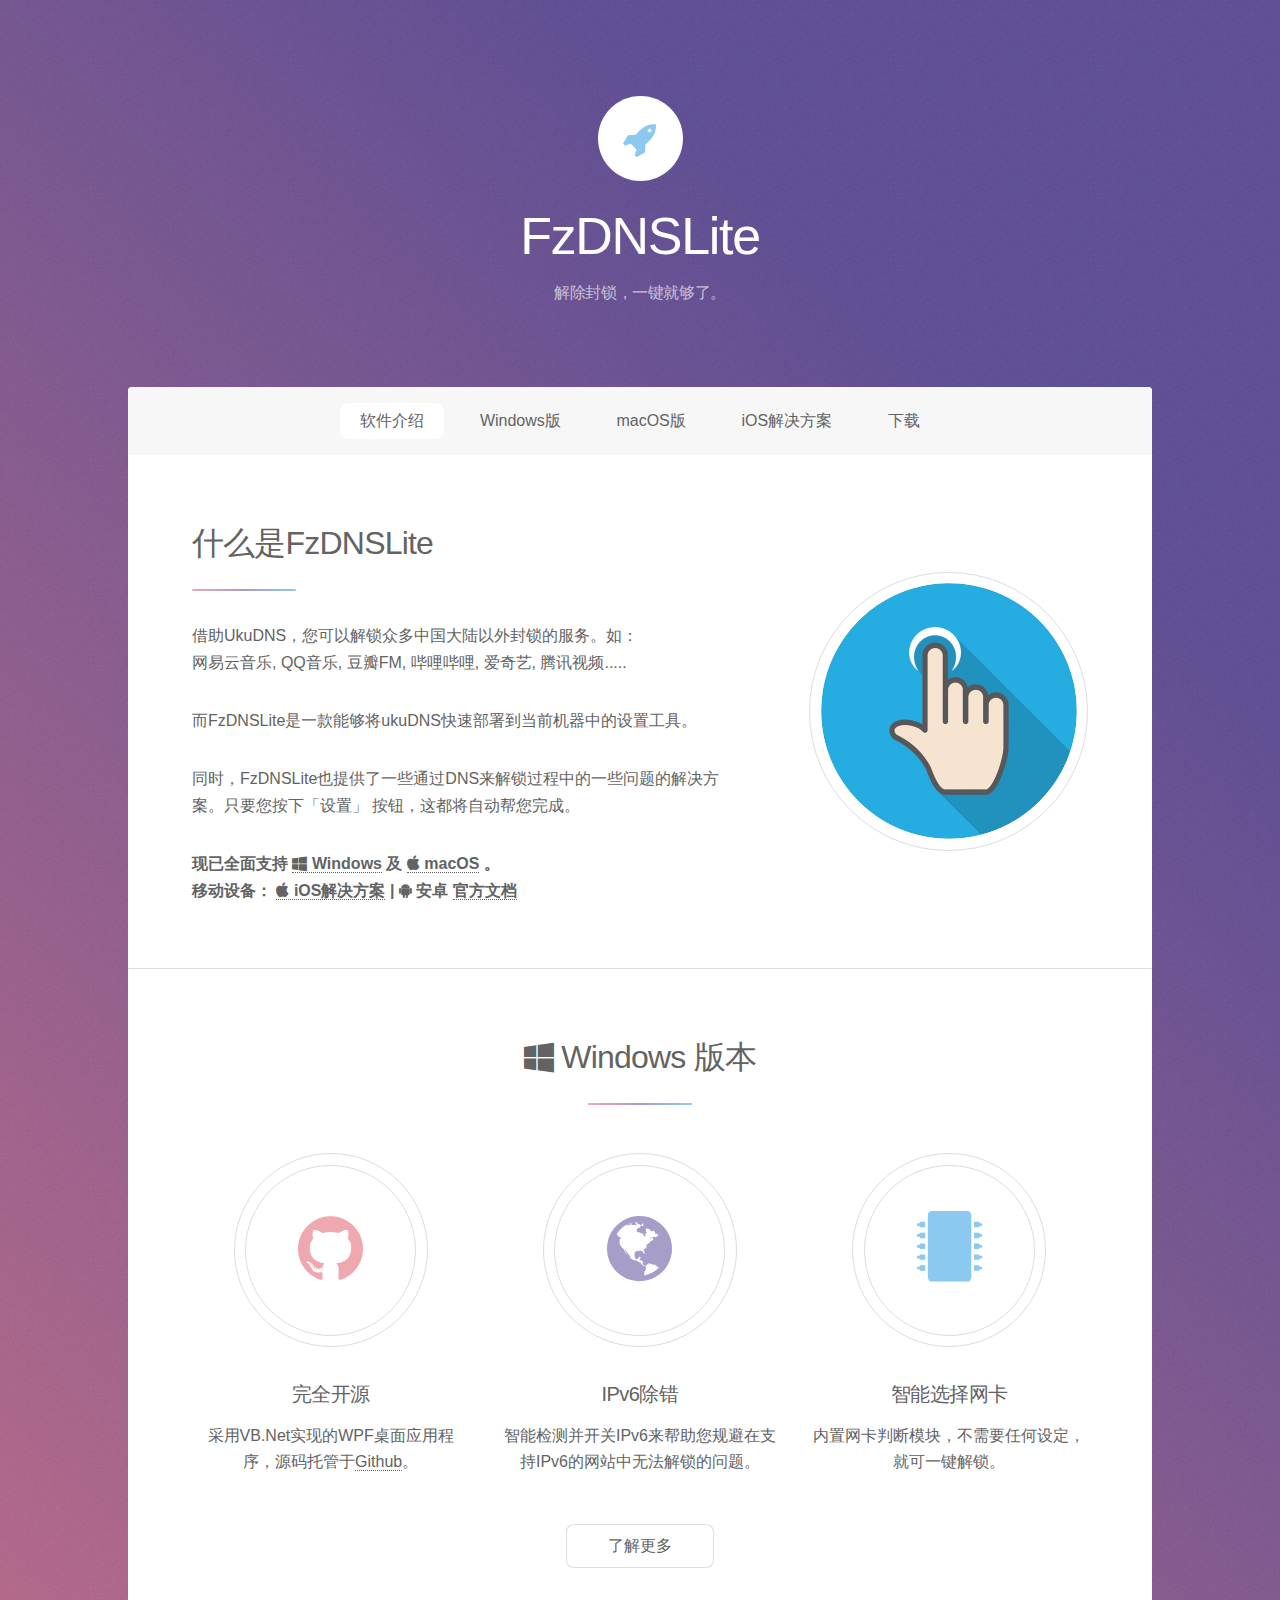
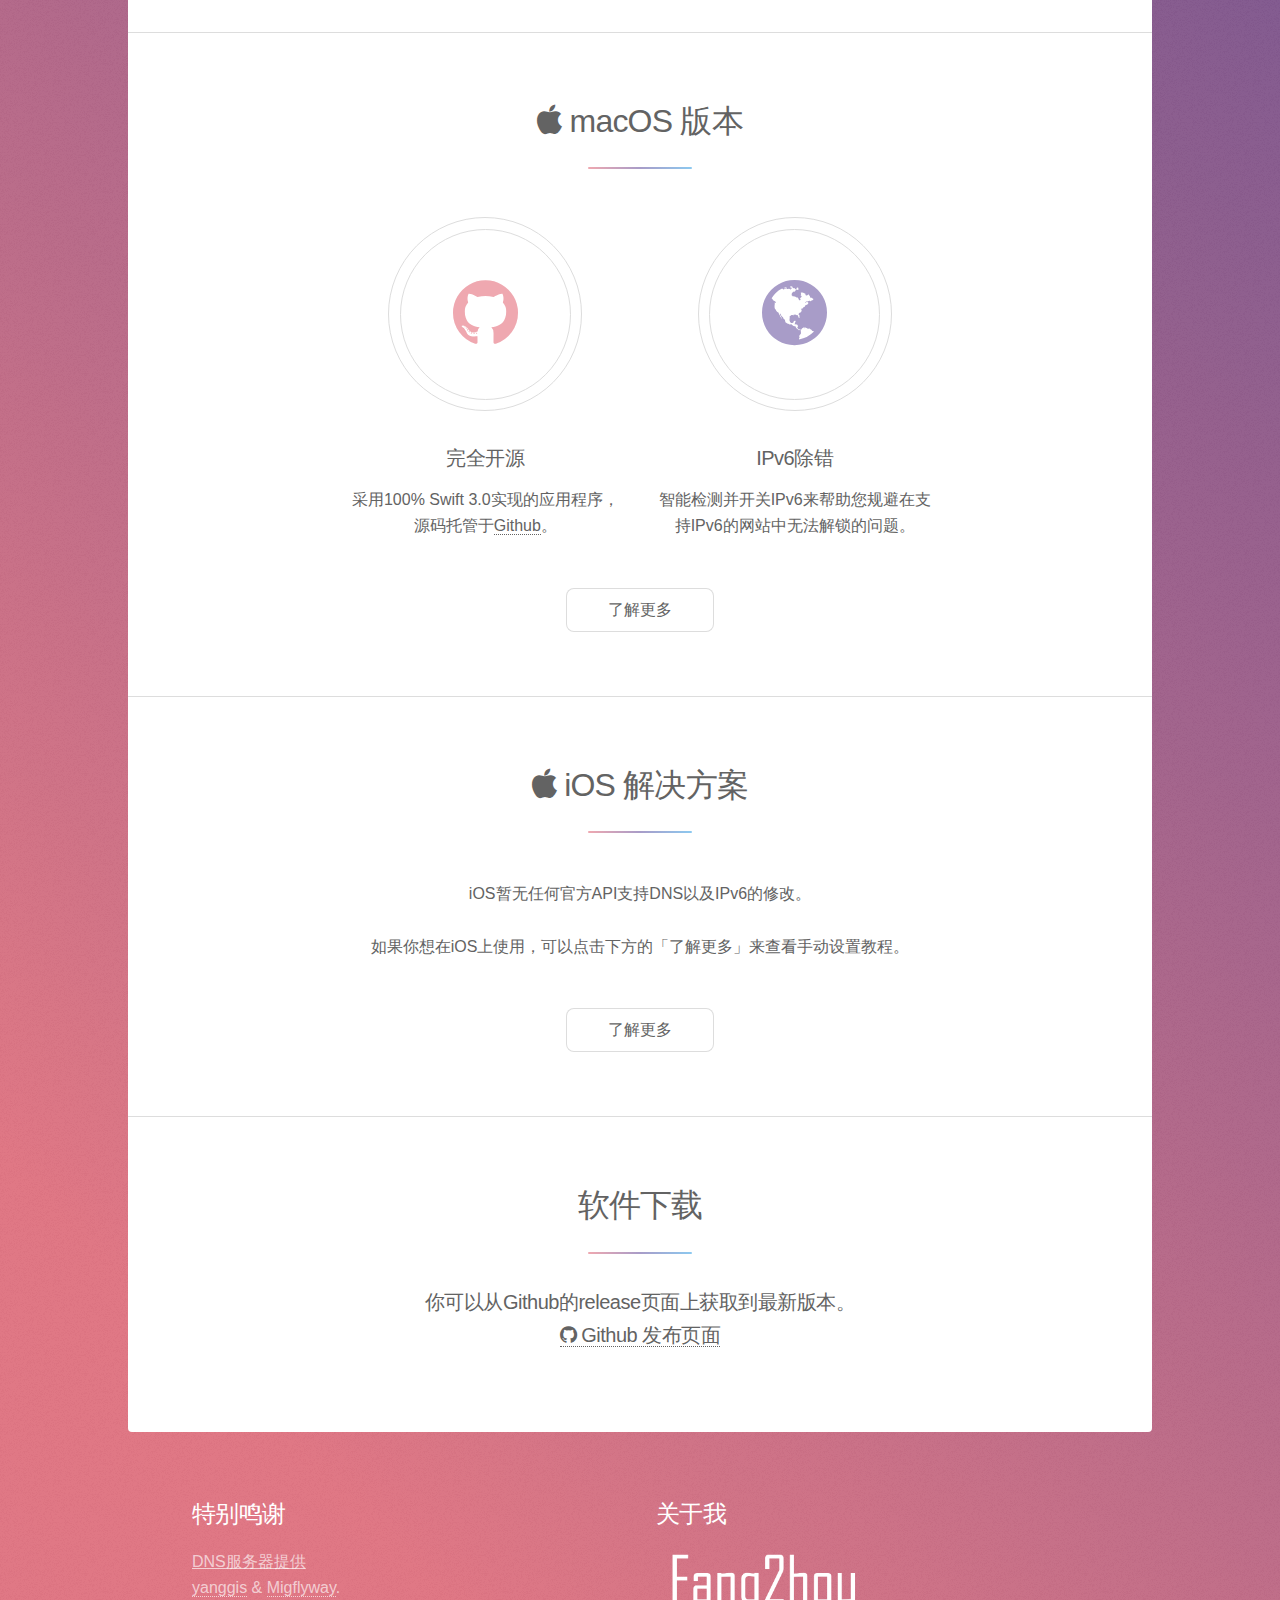
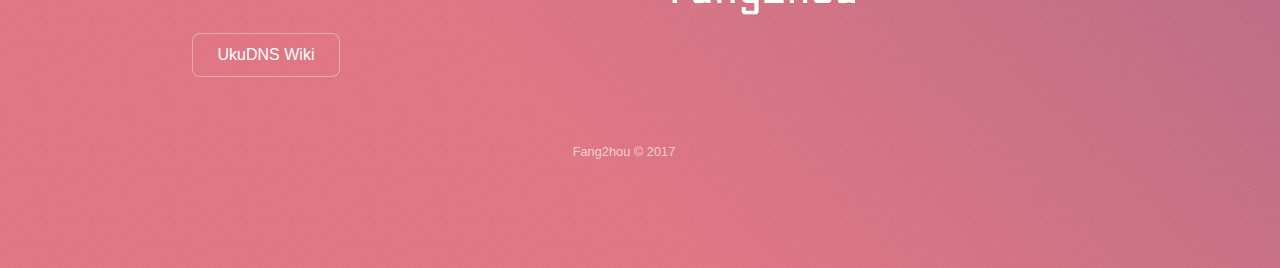
<file: index.html>
<!DOCTYPE HTML>
<html>
	<head>
		<title>FzDNSLite</title>
		<meta charset="utf-8" />
		<meta name="viewport" content="width=device-width, initial-scale=1" />
		<!--[if lte IE 8]><script src="assets/js/ie/html5shiv.js"></script><![endif]-->
		<link rel="stylesheet" href="assets/css/main.css" />
		<link rel="icon" type="imagex-icon" href="images/favicon.ico">
		<!--[if lte IE 9]><link rel="stylesheet" href="assets/css/ie9.css" /><![endif]-->
		<!--[if lte IE 8]><link rel="stylesheet" href="assets/css/ie8.css" /><![endif]-->
	</head>
	<body>

		<!-- Wrapper -->
			<div id="wrapper">

				<!-- Header -->
					<header id="header" class="alt">
						<span class="logo"><img src="images/logo.svg" alt="" /></span>
						<h1>FzDNSLite</h1>
						<p>解除封锁，一键就够了。<br />
					</header>

				<!-- Nav -->
					<nav id="nav">
						<ul>
							<li><a href="#intro" class="active">软件介绍</a></li>
							<li><a href="#windows">Windows版</a></li>
							<li><a href="#macos">macOS版</a></li>
							<li><a href="#ios">iOS解决方案</a></li>
							<li><a href="#download">下载</a></li>
						</ul>
					</nav>

				<!-- Main -->
					<div id="main">

						<!-- Introduction -->
							<section id="intro" class="main">
								<div class="spotlight">
									<div class="content">
										<header class="major">
											<h2>什么是FzDNSLite</h2>
										</header>
										<p>借助UkuDNS，您可以解锁众多中国大陆以外封锁的服务。如：<br>
										网易云音乐, QQ音乐, 豆瓣FM, 哔哩哔哩, 爱奇艺, 腾讯视频.....</p>
										<p>而FzDNSLite是一款能够将ukuDNS快速部署到当前机器中的设置工具。</p>
										<p>同时，FzDNSLite也提供了一些通过DNS来解锁过程中的一些问题的解决方案。只要您按下「设置」 按钮，这都将自动帮您完成。</p>
										

										<p><b>现已全面支持 <a href="#windows"><i class="fa fa-windows" aria-hidden="true"></i> Windows</a> 及 <a href="#macos"><i class="fa fa-apple" aria-hidden="true"></i> macOS</a> 。<br>
										移动设备： <a href="#ios"><i class="fa fa-apple" aria-hidden="true"></i> iOS解决方案</a> | <i class="fa fa-android" aria-hidden="true"></i> 安卓 <a href="https://github.com/uku/Unblock-Youku/wiki/Unblock-youku-dns-%E5%B8%B8%E8%A7%81%E9%97%AE%E9%A2%98%EF%BC%88%E6%9A%82%E5%AE%9A%EF%BC%89">官方文档</a></b></p>
									</div>
									<span class="image"><img src="images/one-click.png" alt="" /></span>
								</div>
							</section>

						<!-- Windows -->
							<section id="windows" class="main special">
								<header class="major">
									<h2><i class="fa fa-windows" aria-hidden="true"></i> Windows 版本</h2>
								</header>
								<ul class="features">
									<li>
										<span class="icon major style1 fa-github"></span>
										<h3>完全开源</h3>
										<p>采用VB.Net实现的WPF桌面应用程序，源码托管于<a href="https://github.com/houshuu/FzDNSTool-Lite-Windows" target="_blank">Github</a>。</p>
									</li>
									<li>
										<span class="icon major style3 fa-globe"></span>
										<h3>IPv6除错</h3>
										<p>智能检测并开关IPv6来帮助您规避在支持IPv6的网站中无法解锁的问题。</p>
									</li>
									<li>
										<span class="icon major style5 fa-microchip"></span>
										<h3>智能选择网卡</h3>
										<p>内置网卡判断模块，不需要任何设定，就可一键解锁。</p>
									</li>
								</ul>
								<footer class="major">
									<ul class="actions">
										<li><a href="windows.html" class="button">了解更多</a></li>
									</ul>
								</footer>
							</section>
						<!-- macOS -->
							<section id="macos" class="main special">
								<header class="major">
									<h2><i class="fa fa-apple" aria-hidden="true"></i> macOS 版本</h2>
								</header>
								<ul class="features">
									<li>
										<span class="icon major style1 fa-github"></span>
										<h3>完全开源</h3>
										<p>采用100% Swift 3.0实现的应用程序，源码托管于<a href="https://github.com/houshuu/FzDNSTool-Lite-macOS" target="_blank">Github</a>。</p>
									</li>
									<li>
										<span class="icon major style3 fa-globe"></span>
										<h3>IPv6除错</h3>
										<p>智能检测并开关IPv6来帮助您规避在支持IPv6的网站中无法解锁的问题。</p>
									</li>
									
								</ul>
								<footer class="major">
									<ul class="actions">
										<li><a href="macos.html" class="button">了解更多</a></li>
									</ul>
								</footer>
							</section>

						<!-- iOS -->
							<section id="ios" class="main special">
								<header class="major">
									<h2><i class="fa fa-apple" aria-hidden="true"></i> iOS 解决方案</h2>
								</header>
								<p>iOS暂无任何官方API支持DNS以及IPv6的修改。<br><br>如果你想在iOS上使用，可以点击下方的「了解更多」来查看手动设置教程。</p>
								<footer class="major">
									<ul class="actions">
										<li><a href="ios.html" class="button">了解更多</a></li>
									</ul>
								</footer>
							</section>
						<!-- Download -->
							<section id="download" class="main special">
								<header class="major">
									<h2>软件下载</h2>
									<p>你可以从Github的release页面上获取到最新版本。
										<br>
										<a href="https://github.com/fang2hou/FzDNSTool-Lite/releases" target="_blank"><i class="fa fa-github" aria-hidden="true"></i> Github 发布页面</a>
									</p>
								</header>
							</section>
					</div>

				<!-- Footer -->
					<footer id="footer">
						<section>
							<h2>特别鸣谢</h2>
							<p><u>DNS服务器提供</u><br> <a href="https://github.com/yanggis">yanggis</a> & <a href="https://github.com/Migflyway">Migflyway</a>.</p>
							<ul class="actions">
								<li><a href="https://github.com/uku/Unblock-Youku/wiki/Unblock-youku-dns-%E5%B8%B8%E8%A7%81%E9%97%AE%E9%A2%98%EF%BC%88%E6%9A%82%E5%AE%9A%EF%BC%89" target="_blank" class="button">UkuDNS Wiki</a></li>
							</ul>
						</section>
						<section>
							<h2>关于我</h2>
							
							<span class="image"><a href="https://www.fang2hou.com/about" target="_blank"><img class="author" src="images/author.png" alt="" /></a></span>
							</section>
							
						<p class="copyright">Fang2hou &copy; 2017</p>
					</footer>

			</div>

		<!-- Scripts -->
			<script src="assets/js/jquery.min.js"></script>
			<script src="assets/js/jquery.scrollex.min.js"></script>
			<script src="assets/js/jquery.scrolly.min.js"></script>
			<script src="assets/js/skel.min.js"></script>
			<script src="assets/js/util.js"></script>
			<!--[if lte IE 8]><script src="assets/js/ie/respond.min.js"></script><![endif]-->
			<script src="assets/js/main.js"></script>

	</body>
</html>
</file>
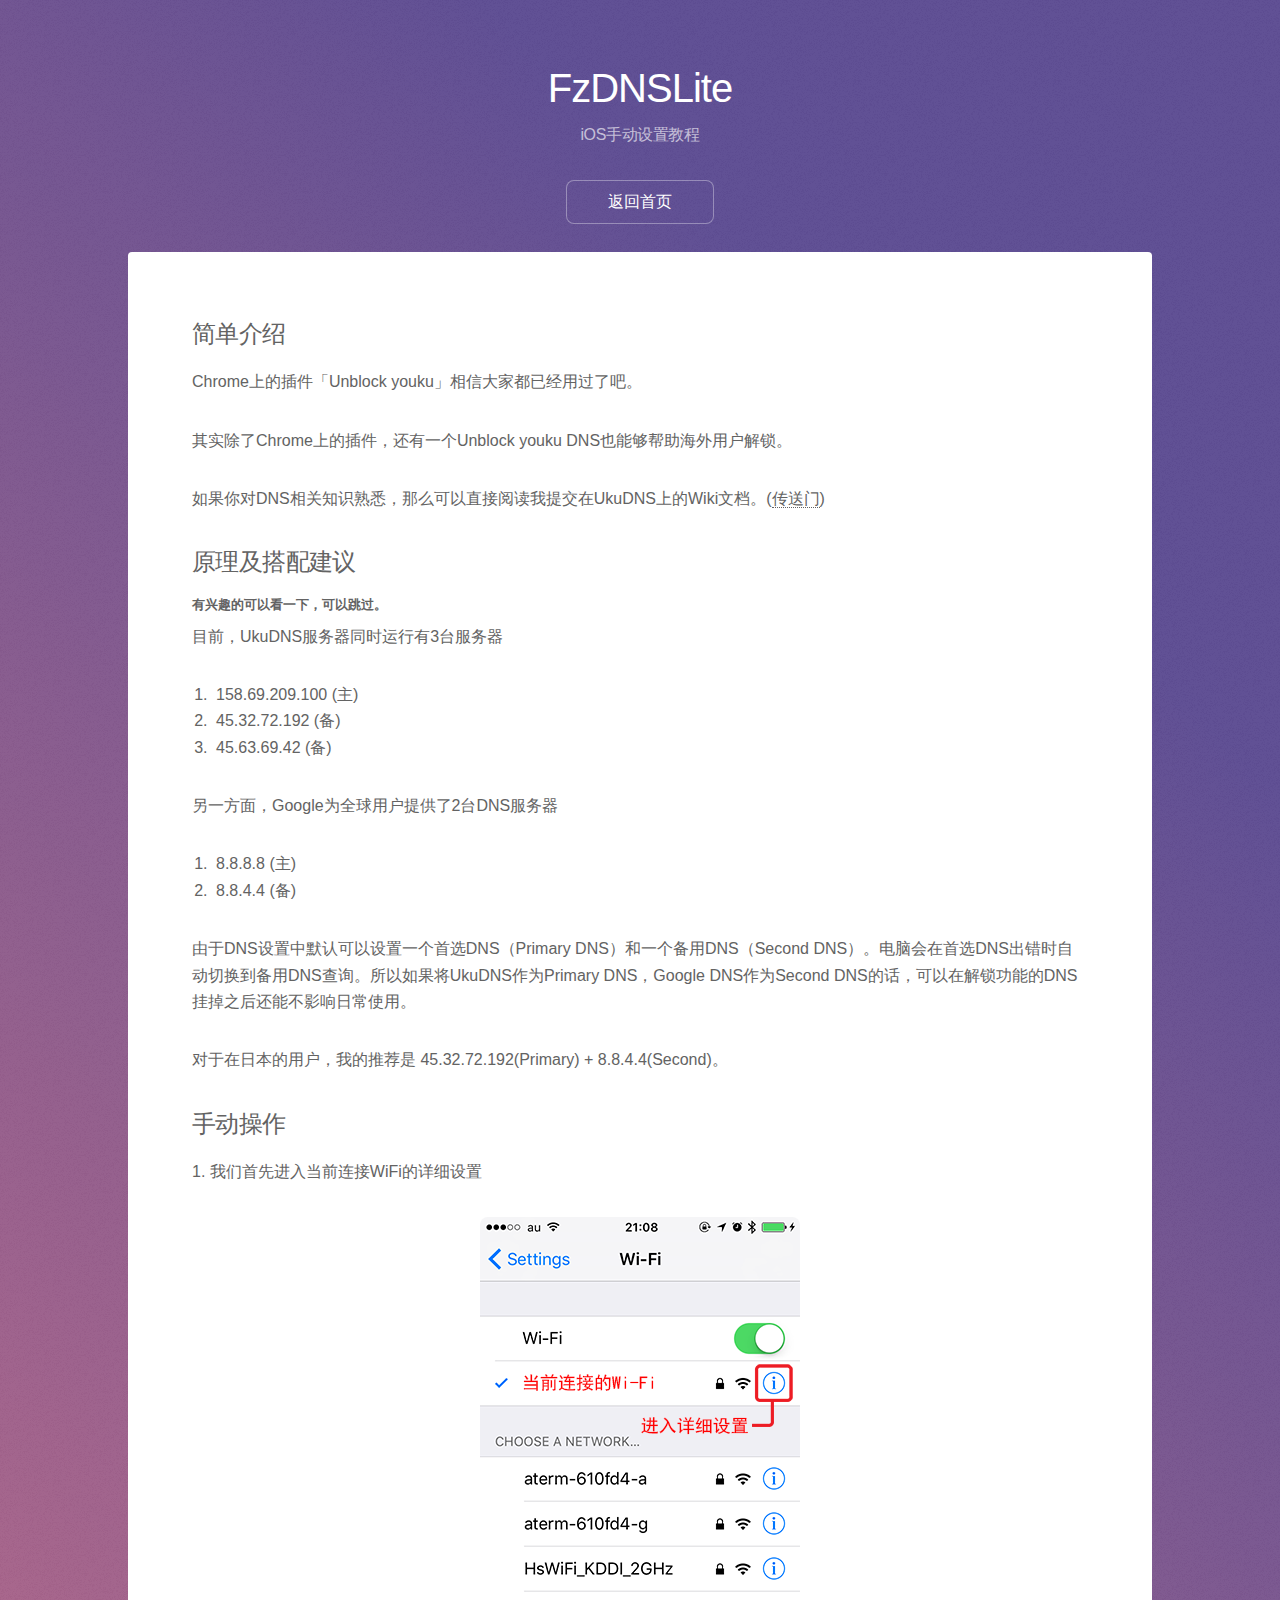
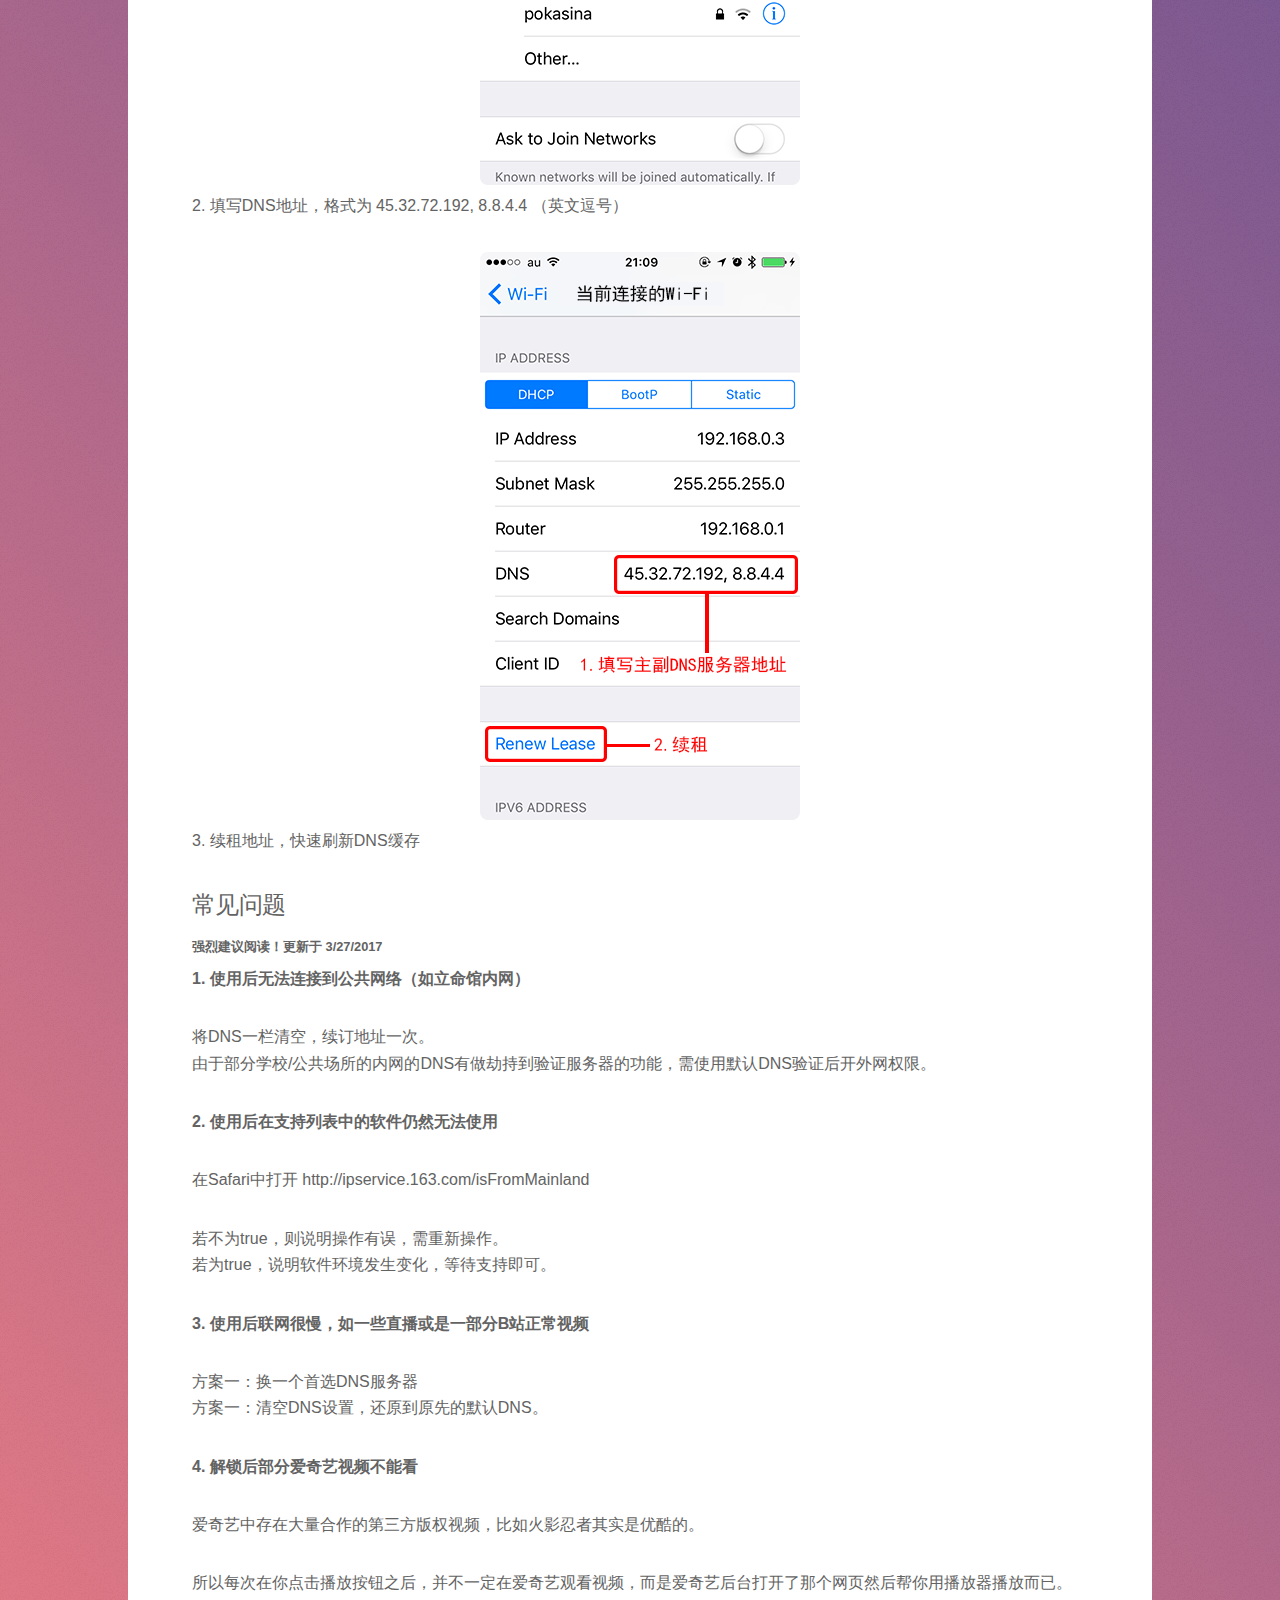
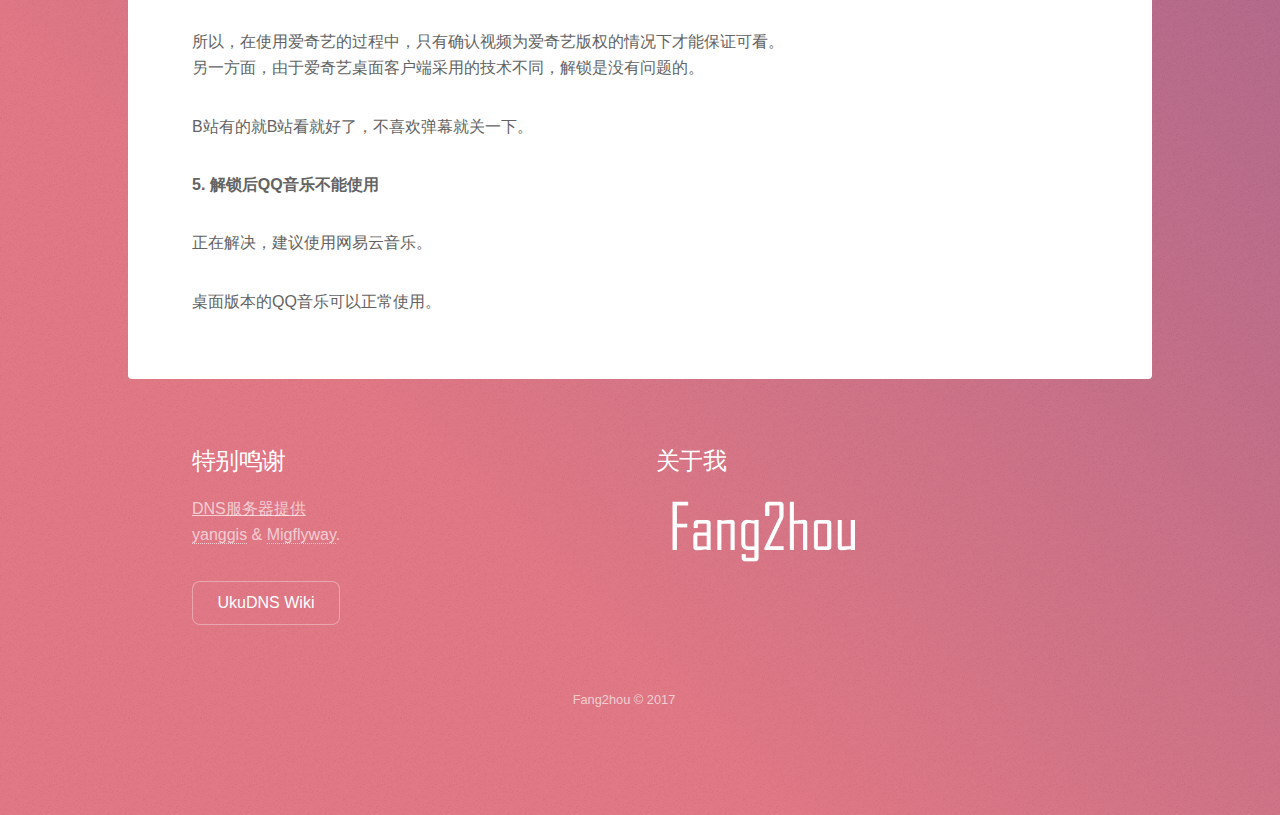
<file: ios.html>
<!DOCTYPE HTML>
<html>
	<head>
		<title>iOS解决方案 - FzDNSLite</title>
		<meta charset="utf-8" />
		<meta name="viewport" content="width=device-width, initial-scale=1" />
		<link rel="icon" type="imagex-icon" href="images/favicon.ico">
		<!--[if lte IE 8]><script src="assets/js/ie/html5shiv.js"></script><![endif]-->
		<link rel="stylesheet" href="assets/css/main.css" />
		<!--[if lte IE 9]><link rel="stylesheet" href="assets/css/ie9.css" /><![endif]-->
		<!--[if lte IE 8]><link rel="stylesheet" href="assets/css/ie8.css" /><![endif]-->
	</head>
	<body>

		<!-- Wrapper -->
			<div id="wrapper">

				<!-- Header -->
					<header id="header">
						<h1>FzDNSLite</h1>
						<p>iOS手动设置教程</p>
						<a href="index.html" class="button">返回首页</a><br><br>
						
					</header>

				<!-- Main -->
					<div id="main">
						<!-- Content -->
						<section id="content" class="main">
						<h2>简单介绍</h2>
						<p>Chrome上的插件「Unblock youku」相信大家都已经用过了吧。</p>
						<p>其实除了Chrome上的插件，还有一个Unblock youku DNS也能够帮助海外用户解锁。</p>
						<p>如果你对DNS相关知识熟悉，那么可以直接阅读我提交在UkuDNS上的Wiki文档。(<a href="https://github.com/uku/Unblock-Youku/wiki/Unblock-youku-dns-%E5%B8%B8%E8%A7%81%E9%97%AE%E9%A2%98%EF%BC%88%E6%9A%82%E5%AE%9A%EF%BC%89">传送门</a>)
						</p>
						<h2>原理及搭配建议</h2>
							<p><sup><strong>有兴趣的可以看一下，可以跳过。</strong></sup><br>
							目前，UkuDNS服务器同时运行有3台服务器</p>
							<ol>
								<li>158.69.209.100 (主)</li>
								<li>45.32.72.192 (备)</li>
								<li>45.63.69.42 (备)</li>
							</ol>
							<p>另一方面，Google为全球用户提供了2台DNS服务器</p>
							<ol>
								<li>8.8.8.8 (主)</li>
								<li>8.8.4.4 (备)</li>
							</ol>
							<p>由于DNS设置中默认可以设置一个首选DNS（Primary DNS）和一个备用DNS（Second DNS）。电脑会在首选DNS出错时自动切换到备用DNS查询。所以如果将UkuDNS作为Primary DNS，Google DNS作为Second DNS的话，可以在解锁功能的DNS挂掉之后还能不影响日常使用。</p>

							<p>对于在日本的用户，我的推荐是 45.32.72.192(Primary) + 8.8.4.4(Second)。</p>
						<h2>手动操作</h2>
							<p>1. 我们首先进入当前连接WiFi的详细设置</p>
							<center><span class="image"><img class="iosstep" src="images/step1.png" alt=""></span></center>
							<p>2. 填写DNS地址，格式为 45.32.72.192, 8.8.4.4 （英文逗号）</p>
							<center><span class="image"><img class="iosstep" src="images/step2.png" alt=""></span></center>
							<p>3. 续租地址，快速刷新DNS缓存</p>
						<h2>常见问题</h2>
						    
							<p><sup><strong>强烈建议阅读！更新于 3/27/2017</strong></sup>
							<br><strong>1. 使用后无法连接到公共网络（如立命馆内网）</strong></p>
							<p>将DNS一栏清空，续订地址一次。<br>
							由于部分学校/公共场所的内网的DNS有做劫持到验证服务器的功能，需使用默认DNS验证后开外网权限。</p>

							<p><strong>2. 使用后在支持列表中的软件仍然无法使用</strong></p>
							<p>在Safari中打开 http://ipservice.163.com/isFromMainland<br></p>
							<p>若不为true，则说明操作有误，需重新操作。<br>
							若为true，说明软件环境发生变化，等待支持即可。
							</p>
							
							<p><strong>3. 使用后联网很慢，如一些直播或是一部分B站正常视频</strong></p>
							<p>方案一：换一个首选DNS服务器<br>
							方案一：清空DNS设置，还原到原先的默认DNS。
							</p>

							<p><strong>4. 解锁后部分爱奇艺视频不能看</strong></p>
							<p>爱奇艺中存在大量合作的第三方版权视频，比如火影忍者其实是优酷的。</p>
							<p>所以每次在你点击播放按钮之后，并不一定在爱奇艺观看视频，而是爱奇艺后台打开了那个网页然后帮你用播放器播放而已。</p>
							<p>
							所以，在使用爱奇艺的过程中，只有确认视频为爱奇艺版权的情况下才能保证可看。<br>另一方面，由于爱奇艺桌面客户端采用的技术不同，解锁是没有问题的。<br></p>
							<p>B站有的就B站看就好了，不喜欢弹幕就关一下。</p>
							
							<p><strong>5. 解锁后QQ音乐不能使用</strong></p>
							<p>正在解决，建议使用网易云音乐。</p>
							<p>桌面版本的QQ音乐可以正常使用。</p>
							
						</section>
					</div>
						
				<!-- Footer -->
					<footer id="footer">
						<section>
							<h2>特别鸣谢</h2>
							<p><u>DNS服务器提供</u><br> <a href="https://github.com/yanggis">yanggis</a> & <a href="https://github.com/Migflyway">Migflyway</a>.</p>
							<ul class="actions">
								<li><a href="https://github.com/uku/Unblock-Youku/wiki/Unblock-youku-dns-%E5%B8%B8%E8%A7%81%E9%97%AE%E9%A2%98%EF%BC%88%E6%9A%82%E5%AE%9A%EF%BC%89" target="_blank" class="button">UkuDNS Wiki</a></li>
							</ul>
						</section>
						<section>
							<h2>关于我</h2>
							
							<span class="image"><a href="https://www.fang2hou.com/about" target="_blank"><img class="author" src="images/author.png" alt="" /></a></span>
							</section>
							
						<p class="copyright">Fang2hou &copy; 2017</p>
					</footer>

			</div>

		<!-- Scripts -->
			<script src="assets/js/jquery.min.js"></script>
			<script src="assets/js/jquery.scrollex.min.js"></script>
			<script src="assets/js/jquery.scrolly.min.js"></script>
			<script src="assets/js/skel.min.js"></script>
			<script src="assets/js/util.js"></script>
			<!--[if lte IE 8]><script src="assets/js/ie/respond.min.js"></script><![endif]-->
			<script src="assets/js/main.js"></script>

	</body>
</html>
</file>
<file: assets/css/ie9.css>
/*
	Stellar by HTML5 UP
	html5up.net | @ajlkn
	Free for personal and commercial use under the CCA 3.0 license (html5up.net/license)
*/

/* Spotlight */

	.spotlight:after {
		content: '';
		display: block;
		clear: both;
	}

	.spotlight .content {
		float: left;
		width: 60%;
	}

	.spotlight .image {
		float: left;
	}

/* Features */

	.features:after {
		content: '';
		display: block;
		clear: both;
	}

	.features li {
		float: left;
	}

/* Statistics */

	.statistics {
		display: inline-block;
		width: auto;
	}

		.statistics:after {
			content: '';
			display: block;
			clear: both;
		}

		.statistics li {
			float: left;
			padding: 1.5em 2.5em;
		}

/* Footer */

	#footer > * {
		float: left;
	}

	#footer .copyright {
		clear: both;
	}
</file>
<file: assets/css/ie8.css>
/*
	Stellar by HTML5 UP
	html5up.net | @ajlkn
	Free for personal and commercial use under the CCA 3.0 license (html5up.net/license)
*/

/* Type */

	body {
		color: #ffffff;
	}

/* Button */

	.button {
		position: relative;
		border: solid 1px !important;
	}

		.button.special {
			border: none !important;
		}

/* Icon */

	.icon.major {
		-ms-behavior: url("assets/js/ie/PIE.htc");
	}

		.icon.major:before {
			font-size: 4em;
			border: 0;
		}

/* Spotlight */

	.spotlight .image {
		position: relative;
		-ms-behavior: url("assets/js/ie/PIE.htc");
	}

		.spotlight .image img {
			position: relative;
			-ms-behavior: url("assets/js/ie/PIE.htc");
		}

/* Features */

	.features li {
		width: 29%;
	}

/* Footer */

	#footer > * {
		width: 50%;
		margin-left: 0;
	}

/* Main */

	#main > .main > .image.main:first-child {
		margin-top: 0;
		margin-left: 0;
		width: 100%;
	}
</file>
<file: assets/css/main.css>
@import url(font-awesome.min.css);

/* Reset */
	html, body, div, span, applet, object, iframe, h1, h2, h3, h4, h5, h6, p, blockquote, pre, a, abbr, acronym, address, big, cite, code, del, dfn, em, img, ins, kbd, q, s, samp, small, strike, strong, sub, sup, tt, var, b, u, i, center, dl, dt, dd, ol, ul, li, fieldset, form, label, legend, table, caption, tbody, tfoot, thead, tr, th, td, article, aside, canvas, details, embed, figure, figcaption, footer, header, hgroup, menu, nav, output, ruby, section, summary, time, mark, audio, video {
		margin: 0;
		padding: 0;
		border: 0;
		font-size: 100%;
		font: inherit;
		vertical-align: baseline;
	}

	.author{
		width: 50%;
	} 
	.iosstep{
		max-width: 100%;
	}
	.desktopsoftss{
		width: 300px;
		max-width: 100%;
	}
	article, aside, details, figcaption, figure, footer, header, hgroup, menu, nav, section {
		display: block;
	}

	body {
		line-height: 1;
	}

	ol, ul {
		list-style: none;
	}

	blockquote, q {
		quotes: none;
	}

	blockquote:before, blockquote:after, q:before, q:after {
		content: '';
		content: none;
	}

	table {
		border-collapse: collapse;
		border-spacing: 0;
	}

	body {
		-webkit-text-size-adjust: none;
	}

/* Box Model */

	*, *:before, *:after {
		-moz-box-sizing: border-box;
		-webkit-box-sizing: border-box;
		box-sizing: border-box;
	}

/* Grid */

	.row {
		border-bottom: solid 1px transparent;
		-moz-box-sizing: border-box;
		-webkit-box-sizing: border-box;
		box-sizing: border-box;
	}

	.row > * {
		float: left;
		-moz-box-sizing: border-box;
		-webkit-box-sizing: border-box;
		box-sizing: border-box;
	}

	.row:after, .row:before {
		content: '';
		display: block;
		clear: both;
		height: 0;
	}

	.row.uniform > * > :first-child {
		margin-top: 0;
	}

	.row.uniform > * > :last-child {
		margin-bottom: 0;
	}

	.row.\30 \25 > * {
		padding: 0 0 0 0em;
	}

	.row.\30 \25 {
		margin: 0 0 -1px 0em;
	}

	.row.uniform.\30 \25 > * {
		padding: 0em 0 0 0em;
	}

	.row.uniform.\30 \25 {
		margin: 0em 0 -1px 0em;
	}

	.row > * {
		padding: 0 0 0 1.5em;
	}

	.row {
		margin: 0 0 -1px -1.5em;
	}

	.row.uniform > * {
		padding: 1.5em 0 0 1.5em;
	}

	.row.uniform {
		margin: -1.5em 0 -1px -1.5em;
	}

	.row.\32 00\25 > * {
		padding: 0 0 0 3em;
	}

	.row.\32 00\25 {
		margin: 0 0 -1px -3em;
	}

	.row.uniform.\32 00\25 > * {
		padding: 3em 0 0 3em;
	}

	.row.uniform.\32 00\25 {
		margin: -3em 0 -1px -3em;
	}

	.row.\31 50\25 > * {
		padding: 0 0 0 2.25em;
	}

	.row.\31 50\25 {
		margin: 0 0 -1px -2.25em;
	}

	.row.uniform.\31 50\25 > * {
		padding: 2.25em 0 0 2.25em;
	}

	.row.uniform.\31 50\25 {
		margin: -2.25em 0 -1px -2.25em;
	}

	.row.\35 0\25 > * {
		padding: 0 0 0 0.75em;
	}

	.row.\35 0\25 {
		margin: 0 0 -1px -0.75em;
	}

	.row.uniform.\35 0\25 > * {
		padding: 0.75em 0 0 0.75em;
	}

	.row.uniform.\35 0\25 {
		margin: -0.75em 0 -1px -0.75em;
	}

	.row.\32 5\25 > * {
		padding: 0 0 0 0.375em;
	}

	.row.\32 5\25 {
		margin: 0 0 -1px -0.375em;
	}

	.row.uniform.\32 5\25 > * {
		padding: 0.375em 0 0 0.375em;
	}

	.row.uniform.\32 5\25 {
		margin: -0.375em 0 -1px -0.375em;
	}

	.\31 2u, .\31 2u\24 {
		width: 100%;
		clear: none;
		margin-left: 0;
	}

	.\31 1u, .\31 1u\24 {
		width: 91.6666666667%;
		clear: none;
		margin-left: 0;
	}

	.\31 0u, .\31 0u\24 {
		width: 83.3333333333%;
		clear: none;
		margin-left: 0;
	}

	.\39 u, .\39 u\24 {
		width: 75%;
		clear: none;
		margin-left: 0;
	}

	.\38 u, .\38 u\24 {
		width: 66.6666666667%;
		clear: none;
		margin-left: 0;
	}

	.\37 u, .\37 u\24 {
		width: 58.3333333333%;
		clear: none;
		margin-left: 0;
	}

	.\36 u, .\36 u\24 {
		width: 50%;
		clear: none;
		margin-left: 0;
	}

	.\35 u, .\35 u\24 {
		width: 41.6666666667%;
		clear: none;
		margin-left: 0;
	}

	.\34 u, .\34 u\24 {
		width: 33.3333333333%;
		clear: none;
		margin-left: 0;
	}

	.\33 u, .\33 u\24 {
		width: 25%;
		clear: none;
		margin-left: 0;
	}

	.\32 u, .\32 u\24 {
		width: 16.6666666667%;
		clear: none;
		margin-left: 0;
	}

	.\31 u, .\31 u\24 {
		width: 8.3333333333%;
		clear: none;
		margin-left: 0;
	}

	.\31 2u\24 + *,
	.\31 1u\24 + *,
	.\31 0u\24 + *,
	.\39 u\24 + *,
	.\38 u\24 + *,
	.\37 u\24 + *,
	.\36 u\24 + *,
	.\35 u\24 + *,
	.\34 u\24 + *,
	.\33 u\24 + *,
	.\32 u\24 + *,
	.\31 u\24 + * {
		clear: left;
	}

	.\-11u {
		margin-left: 91.66667%;
	}

	.\-10u {
		margin-left: 83.33333%;
	}

	.\-9u {
		margin-left: 75%;
	}

	.\-8u {
		margin-left: 66.66667%;
	}

	.\-7u {
		margin-left: 58.33333%;
	}

	.\-6u {
		margin-left: 50%;
	}

	.\-5u {
		margin-left: 41.66667%;
	}

	.\-4u {
		margin-left: 33.33333%;
	}

	.\-3u {
		margin-left: 25%;
	}

	.\-2u {
		margin-left: 16.66667%;
	}

	.\-1u {
		margin-left: 8.33333%;
	}

	@media screen and (max-width: 1680px) {

		.row > * {
			padding: 0 0 0 1.5em;
		}

		.row {
			margin: 0 0 -1px -1.5em;
		}

		.row.uniform > * {
			padding: 1.5em 0 0 1.5em;
		}

		.row.uniform {
			margin: -1.5em 0 -1px -1.5em;
		}

		.row.\32 00\25 > * {
			padding: 0 0 0 3em;
		}

		.row.\32 00\25 {
			margin: 0 0 -1px -3em;
		}

		.row.uniform.\32 00\25 > * {
			padding: 3em 0 0 3em;
		}

		.row.uniform.\32 00\25 {
			margin: -3em 0 -1px -3em;
		}

		.row.\31 50\25 > * {
			padding: 0 0 0 2.25em;
		}

		.row.\31 50\25 {
			margin: 0 0 -1px -2.25em;
		}

		.row.uniform.\31 50\25 > * {
			padding: 2.25em 0 0 2.25em;
		}

		.row.uniform.\31 50\25 {
			margin: -2.25em 0 -1px -2.25em;
		}

		.row.\35 0\25 > * {
			padding: 0 0 0 0.75em;
		}

		.row.\35 0\25 {
			margin: 0 0 -1px -0.75em;
		}

		.row.uniform.\35 0\25 > * {
			padding: 0.75em 0 0 0.75em;
		}

		.row.uniform.\35 0\25 {
			margin: -0.75em 0 -1px -0.75em;
		}

		.row.\32 5\25 > * {
			padding: 0 0 0 0.375em;
		}

		.row.\32 5\25 {
			margin: 0 0 -1px -0.375em;
		}

		.row.uniform.\32 5\25 > * {
			padding: 0.375em 0 0 0.375em;
		}

		.row.uniform.\32 5\25 {
			margin: -0.375em 0 -1px -0.375em;
		}

		.\31 2u\28xlarge\29, .\31 2u\24\28xlarge\29 {
			width: 100%;
			clear: none;
			margin-left: 0;
		}

		.\31 1u\28xlarge\29, .\31 1u\24\28xlarge\29 {
			width: 91.6666666667%;
			clear: none;
			margin-left: 0;
		}

		.\31 0u\28xlarge\29, .\31 0u\24\28xlarge\29 {
			width: 83.3333333333%;
			clear: none;
			margin-left: 0;
		}

		.\39 u\28xlarge\29, .\39 u\24\28xlarge\29 {
			width: 75%;
			clear: none;
			margin-left: 0;
		}

		.\38 u\28xlarge\29, .\38 u\24\28xlarge\29 {
			width: 66.6666666667%;
			clear: none;
			margin-left: 0;
		}

		.\37 u\28xlarge\29, .\37 u\24\28xlarge\29 {
			width: 58.3333333333%;
			clear: none;
			margin-left: 0;
		}

		.\36 u\28xlarge\29, .\36 u\24\28xlarge\29 {
			width: 50%;
			clear: none;
			margin-left: 0;
		}

		.\35 u\28xlarge\29, .\35 u\24\28xlarge\29 {
			width: 41.6666666667%;
			clear: none;
			margin-left: 0;
		}

		.\34 u\28xlarge\29, .\34 u\24\28xlarge\29 {
			width: 33.3333333333%;
			clear: none;
			margin-left: 0;
		}

		.\33 u\28xlarge\29, .\33 u\24\28xlarge\29 {
			width: 25%;
			clear: none;
			margin-left: 0;
		}

		.\32 u\28xlarge\29, .\32 u\24\28xlarge\29 {
			width: 16.6666666667%;
			clear: none;
			margin-left: 0;
		}

		.\31 u\28xlarge\29, .\31 u\24\28xlarge\29 {
			width: 8.3333333333%;
			clear: none;
			margin-left: 0;
		}

		.\31 2u\24\28xlarge\29 + *,
		.\31 1u\24\28xlarge\29 + *,
		.\31 0u\24\28xlarge\29 + *,
		.\39 u\24\28xlarge\29 + *,
		.\38 u\24\28xlarge\29 + *,
		.\37 u\24\28xlarge\29 + *,
		.\36 u\24\28xlarge\29 + *,
		.\35 u\24\28xlarge\29 + *,
		.\34 u\24\28xlarge\29 + *,
		.\33 u\24\28xlarge\29 + *,
		.\32 u\24\28xlarge\29 + *,
		.\31 u\24\28xlarge\29 + * {
			clear: left;
		}

		.\-11u\28xlarge\29 {
			margin-left: 91.66667%;
		}

		.\-10u\28xlarge\29 {
			margin-left: 83.33333%;
		}

		.\-9u\28xlarge\29 {
			margin-left: 75%;
		}

		.\-8u\28xlarge\29 {
			margin-left: 66.66667%;
		}

		.\-7u\28xlarge\29 {
			margin-left: 58.33333%;
		}

		.\-6u\28xlarge\29 {
			margin-left: 50%;
		}

		.\-5u\28xlarge\29 {
			margin-left: 41.66667%;
		}

		.\-4u\28xlarge\29 {
			margin-left: 33.33333%;
		}

		.\-3u\28xlarge\29 {
			margin-left: 25%;
		}

		.\-2u\28xlarge\29 {
			margin-left: 16.66667%;
		}

		.\-1u\28xlarge\29 {
			margin-left: 8.33333%;
		}

	}

	@media screen and (max-width: 1280px) {

		.row > * {
			padding: 0 0 0 1.5em;
		}

		.row {
			margin: 0 0 -1px -1.5em;
		}

		.row.uniform > * {
			padding: 1.5em 0 0 1.5em;
		}

		.row.uniform {
			margin: -1.5em 0 -1px -1.5em;
		}

		.row.\32 00\25 > * {
			padding: 0 0 0 3em;
		}

		.row.\32 00\25 {
			margin: 0 0 -1px -3em;
		}

		.row.uniform.\32 00\25 > * {
			padding: 3em 0 0 3em;
		}

		.row.uniform.\32 00\25 {
			margin: -3em 0 -1px -3em;
		}

		.row.\31 50\25 > * {
			padding: 0 0 0 2.25em;
		}

		.row.\31 50\25 {
			margin: 0 0 -1px -2.25em;
		}

		.row.uniform.\31 50\25 > * {
			padding: 2.25em 0 0 2.25em;
		}

		.row.uniform.\31 50\25 {
			margin: -2.25em 0 -1px -2.25em;
		}

		.row.\35 0\25 > * {
			padding: 0 0 0 0.75em;
		}

		.row.\35 0\25 {
			margin: 0 0 -1px -0.75em;
		}

		.row.uniform.\35 0\25 > * {
			padding: 0.75em 0 0 0.75em;
		}

		.row.uniform.\35 0\25 {
			margin: -0.75em 0 -1px -0.75em;
		}

		.row.\32 5\25 > * {
			padding: 0 0 0 0.375em;
		}

		.row.\32 5\25 {
			margin: 0 0 -1px -0.375em;
		}

		.row.uniform.\32 5\25 > * {
			padding: 0.375em 0 0 0.375em;
		}

		.row.uniform.\32 5\25 {
			margin: -0.375em 0 -1px -0.375em;
		}

		.\31 2u\28large\29, .\31 2u\24\28large\29 {
			width: 100%;
			clear: none;
			margin-left: 0;
		}

		.\31 1u\28large\29, .\31 1u\24\28large\29 {
			width: 91.6666666667%;
			clear: none;
			margin-left: 0;
		}

		.\31 0u\28large\29, .\31 0u\24\28large\29 {
			width: 83.3333333333%;
			clear: none;
			margin-left: 0;
		}

		.\39 u\28large\29, .\39 u\24\28large\29 {
			width: 75%;
			clear: none;
			margin-left: 0;
		}

		.\38 u\28large\29, .\38 u\24\28large\29 {
			width: 66.6666666667%;
			clear: none;
			margin-left: 0;
		}

		.\37 u\28large\29, .\37 u\24\28large\29 {
			width: 58.3333333333%;
			clear: none;
			margin-left: 0;
		}

		.\36 u\28large\29, .\36 u\24\28large\29 {
			width: 50%;
			clear: none;
			margin-left: 0;
		}

		.\35 u\28large\29, .\35 u\24\28large\29 {
			width: 41.6666666667%;
			clear: none;
			margin-left: 0;
		}

		.\34 u\28large\29, .\34 u\24\28large\29 {
			width: 33.3333333333%;
			clear: none;
			margin-left: 0;
		}

		.\33 u\28large\29, .\33 u\24\28large\29 {
			width: 25%;
			clear: none;
			margin-left: 0;
		}

		.\32 u\28large\29, .\32 u\24\28large\29 {
			width: 16.6666666667%;
			clear: none;
			margin-left: 0;
		}

		.\31 u\28large\29, .\31 u\24\28large\29 {
			width: 8.3333333333%;
			clear: none;
			margin-left: 0;
		}

		.\31 2u\24\28large\29 + *,
		.\31 1u\24\28large\29 + *,
		.\31 0u\24\28large\29 + *,
		.\39 u\24\28large\29 + *,
		.\38 u\24\28large\29 + *,
		.\37 u\24\28large\29 + *,
		.\36 u\24\28large\29 + *,
		.\35 u\24\28large\29 + *,
		.\34 u\24\28large\29 + *,
		.\33 u\24\28large\29 + *,
		.\32 u\24\28large\29 + *,
		.\31 u\24\28large\29 + * {
			clear: left;
		}

		.\-11u\28large\29 {
			margin-left: 91.66667%;
		}

		.\-10u\28large\29 {
			margin-left: 83.33333%;
		}

		.\-9u\28large\29 {
			margin-left: 75%;
		}

		.\-8u\28large\29 {
			margin-left: 66.66667%;
		}

		.\-7u\28large\29 {
			margin-left: 58.33333%;
		}

		.\-6u\28large\29 {
			margin-left: 50%;
		}

		.\-5u\28large\29 {
			margin-left: 41.66667%;
		}

		.\-4u\28large\29 {
			margin-left: 33.33333%;
		}

		.\-3u\28large\29 {
			margin-left: 25%;
		}

		.\-2u\28large\29 {
			margin-left: 16.66667%;
		}

		.\-1u\28large\29 {
			margin-left: 8.33333%;
		}

	}

	@media screen and (max-width: 980px) {

		.row > * {
			padding: 0 0 0 1.5em;
		}

		.row {
			margin: 0 0 -1px -1.5em;
		}

		.row.uniform > * {
			padding: 1.5em 0 0 1.5em;
		}

		.row.uniform {
			margin: -1.5em 0 -1px -1.5em;
		}

		.row.\32 00\25 > * {
			padding: 0 0 0 3em;
		}

		.row.\32 00\25 {
			margin: 0 0 -1px -3em;
		}

		.row.uniform.\32 00\25 > * {
			padding: 3em 0 0 3em;
		}

		.row.uniform.\32 00\25 {
			margin: -3em 0 -1px -3em;
		}

		.row.\31 50\25 > * {
			padding: 0 0 0 2.25em;
		}

		.row.\31 50\25 {
			margin: 0 0 -1px -2.25em;
		}

		.row.uniform.\31 50\25 > * {
			padding: 2.25em 0 0 2.25em;
		}

		.row.uniform.\31 50\25 {
			margin: -2.25em 0 -1px -2.25em;
		}

		.row.\35 0\25 > * {
			padding: 0 0 0 0.75em;
		}

		.row.\35 0\25 {
			margin: 0 0 -1px -0.75em;
		}

		.row.uniform.\35 0\25 > * {
			padding: 0.75em 0 0 0.75em;
		}

		.row.uniform.\35 0\25 {
			margin: -0.75em 0 -1px -0.75em;
		}

		.row.\32 5\25 > * {
			padding: 0 0 0 0.375em;
		}

		.row.\32 5\25 {
			margin: 0 0 -1px -0.375em;
		}

		.row.uniform.\32 5\25 > * {
			padding: 0.375em 0 0 0.375em;
		}

		.row.uniform.\32 5\25 {
			margin: -0.375em 0 -1px -0.375em;
		}

		.\31 2u\28medium\29, .\31 2u\24\28medium\29 {
			width: 100%;
			clear: none;
			margin-left: 0;
		}

		.\31 1u\28medium\29, .\31 1u\24\28medium\29 {
			width: 91.6666666667%;
			clear: none;
			margin-left: 0;
		}

		.\31 0u\28medium\29, .\31 0u\24\28medium\29 {
			width: 83.3333333333%;
			clear: none;
			margin-left: 0;
		}

		.\39 u\28medium\29, .\39 u\24\28medium\29 {
			width: 75%;
			clear: none;
			margin-left: 0;
		}

		.\38 u\28medium\29, .\38 u\24\28medium\29 {
			width: 66.6666666667%;
			clear: none;
			margin-left: 0;
		}

		.\37 u\28medium\29, .\37 u\24\28medium\29 {
			width: 58.3333333333%;
			clear: none;
			margin-left: 0;
		}

		.\36 u\28medium\29, .\36 u\24\28medium\29 {
			width: 50%;
			clear: none;
			margin-left: 0;
		}

		.\35 u\28medium\29, .\35 u\24\28medium\29 {
			width: 41.6666666667%;
			clear: none;
			margin-left: 0;
		}

		.\34 u\28medium\29, .\34 u\24\28medium\29 {
			width: 33.3333333333%;
			clear: none;
			margin-left: 0;
		}

		.\33 u\28medium\29, .\33 u\24\28medium\29 {
			width: 25%;
			clear: none;
			margin-left: 0;
		}

		.\32 u\28medium\29, .\32 u\24\28medium\29 {
			width: 16.6666666667%;
			clear: none;
			margin-left: 0;
		}

		.\31 u\28medium\29, .\31 u\24\28medium\29 {
			width: 8.3333333333%;
			clear: none;
			margin-left: 0;
		}

		.\31 2u\24\28medium\29 + *,
		.\31 1u\24\28medium\29 + *,
		.\31 0u\24\28medium\29 + *,
		.\39 u\24\28medium\29 + *,
		.\38 u\24\28medium\29 + *,
		.\37 u\24\28medium\29 + *,
		.\36 u\24\28medium\29 + *,
		.\35 u\24\28medium\29 + *,
		.\34 u\24\28medium\29 + *,
		.\33 u\24\28medium\29 + *,
		.\32 u\24\28medium\29 + *,
		.\31 u\24\28medium\29 + * {
			clear: left;
		}

		.\-11u\28medium\29 {
			margin-left: 91.66667%;
		}

		.\-10u\28medium\29 {
			margin-left: 83.33333%;
		}

		.\-9u\28medium\29 {
			margin-left: 75%;
		}

		.\-8u\28medium\29 {
			margin-left: 66.66667%;
		}

		.\-7u\28medium\29 {
			margin-left: 58.33333%;
		}

		.\-6u\28medium\29 {
			margin-left: 50%;
		}

		.\-5u\28medium\29 {
			margin-left: 41.66667%;
		}

		.\-4u\28medium\29 {
			margin-left: 33.33333%;
		}

		.\-3u\28medium\29 {
			margin-left: 25%;
		}

		.\-2u\28medium\29 {
			margin-left: 16.66667%;
		}

		.\-1u\28medium\29 {
			margin-left: 8.33333%;
		}

	}

	@media screen and (max-width: 736px) {

		.author{
			width: 100%;
		} 
		.row > * {
			padding: 0 0 0 1em;
		}

		.row {
			margin: 0 0 -1px -1em;
		}

		.row.uniform > * {
			padding: 1em 0 0 1em;
		}

		.row.uniform {
			margin: -1em 0 -1px -1em;
		}

		.row.\32 00\25 > * {
			padding: 0 0 0 2em;
		}

		.row.\32 00\25 {
			margin: 0 0 -1px -2em;
		}

		.row.uniform.\32 00\25 > * {
			padding: 2em 0 0 2em;
		}

		.row.uniform.\32 00\25 {
			margin: -2em 0 -1px -2em;
		}

		.row.\31 50\25 > * {
			padding: 0 0 0 1.5em;
		}

		.row.\31 50\25 {
			margin: 0 0 -1px -1.5em;
		}

		.row.uniform.\31 50\25 > * {
			padding: 1.5em 0 0 1.5em;
		}

		.row.uniform.\31 50\25 {
			margin: -1.5em 0 -1px -1.5em;
		}

		.row.\35 0\25 > * {
			padding: 0 0 0 0.5em;
		}

		.row.\35 0\25 {
			margin: 0 0 -1px -0.5em;
		}

		.row.uniform.\35 0\25 > * {
			padding: 0.5em 0 0 0.5em;
		}

		.row.uniform.\35 0\25 {
			margin: -0.5em 0 -1px -0.5em;
		}

		.row.\32 5\25 > * {
			padding: 0 0 0 0.25em;
		}

		.row.\32 5\25 {
			margin: 0 0 -1px -0.25em;
		}

		.row.uniform.\32 5\25 > * {
			padding: 0.25em 0 0 0.25em;
		}

		.row.uniform.\32 5\25 {
			margin: -0.25em 0 -1px -0.25em;
		}

		.\31 2u\28small\29, .\31 2u\24\28small\29 {
			width: 100%;
			clear: none;
			margin-left: 0;
		}

		.\31 1u\28small\29, .\31 1u\24\28small\29 {
			width: 91.6666666667%;
			clear: none;
			margin-left: 0;
		}

		.\31 0u\28small\29, .\31 0u\24\28small\29 {
			width: 83.3333333333%;
			clear: none;
			margin-left: 0;
		}

		.\39 u\28small\29, .\39 u\24\28small\29 {
			width: 75%;
			clear: none;
			margin-left: 0;
		}

		.\38 u\28small\29, .\38 u\24\28small\29 {
			width: 66.6666666667%;
			clear: none;
			margin-left: 0;
		}

		.\37 u\28small\29, .\37 u\24\28small\29 {
			width: 58.3333333333%;
			clear: none;
			margin-left: 0;
		}

		.\36 u\28small\29, .\36 u\24\28small\29 {
			width: 50%;
			clear: none;
			margin-left: 0;
		}

		.\35 u\28small\29, .\35 u\24\28small\29 {
			width: 41.6666666667%;
			clear: none;
			margin-left: 0;
		}

		.\34 u\28small\29, .\34 u\24\28small\29 {
			width: 33.3333333333%;
			clear: none;
			margin-left: 0;
		}

		.\33 u\28small\29, .\33 u\24\28small\29 {
			width: 25%;
			clear: none;
			margin-left: 0;
		}

		.\32 u\28small\29, .\32 u\24\28small\29 {
			width: 16.6666666667%;
			clear: none;
			margin-left: 0;
		}

		.\31 u\28small\29, .\31 u\24\28small\29 {
			width: 8.3333333333%;
			clear: none;
			margin-left: 0;
		}

		.\31 2u\24\28small\29 + *,
		.\31 1u\24\28small\29 + *,
		.\31 0u\24\28small\29 + *,
		.\39 u\24\28small\29 + *,
		.\38 u\24\28small\29 + *,
		.\37 u\24\28small\29 + *,
		.\36 u\24\28small\29 + *,
		.\35 u\24\28small\29 + *,
		.\34 u\24\28small\29 + *,
		.\33 u\24\28small\29 + *,
		.\32 u\24\28small\29 + *,
		.\31 u\24\28small\29 + * {
			clear: left;
		}

		.\-11u\28small\29 {
			margin-left: 91.66667%;
		}

		.\-10u\28small\29 {
			margin-left: 83.33333%;
		}

		.\-9u\28small\29 {
			margin-left: 75%;
		}

		.\-8u\28small\29 {
			margin-left: 66.66667%;
		}

		.\-7u\28small\29 {
			margin-left: 58.33333%;
		}

		.\-6u\28small\29 {
			margin-left: 50%;
		}

		.\-5u\28small\29 {
			margin-left: 41.66667%;
		}

		.\-4u\28small\29 {
			margin-left: 33.33333%;
		}

		.\-3u\28small\29 {
			margin-left: 25%;
		}

		.\-2u\28small\29 {
			margin-left: 16.66667%;
		}

		.\-1u\28small\29 {
			margin-left: 8.33333%;
		}

	}

	@media screen and (max-width: 480px) {

		.row > * {
			padding: 0 0 0 1em;
		}

		.row {
			margin: 0 0 -1px -1em;
		}

		.row.uniform > * {
			padding: 1em 0 0 1em;
		}

		.row.uniform {
			margin: -1em 0 -1px -1em;
		}

		.row.\32 00\25 > * {
			padding: 0 0 0 2em;
		}

		.row.\32 00\25 {
			margin: 0 0 -1px -2em;
		}

		.row.uniform.\32 00\25 > * {
			padding: 2em 0 0 2em;
		}

		.row.uniform.\32 00\25 {
			margin: -2em 0 -1px -2em;
		}

		.row.\31 50\25 > * {
			padding: 0 0 0 1.5em;
		}

		.row.\31 50\25 {
			margin: 0 0 -1px -1.5em;
		}

		.row.uniform.\31 50\25 > * {
			padding: 1.5em 0 0 1.5em;
		}

		.row.uniform.\31 50\25 {
			margin: -1.5em 0 -1px -1.5em;
		}

		.row.\35 0\25 > * {
			padding: 0 0 0 0.5em;
		}

		.row.\35 0\25 {
			margin: 0 0 -1px -0.5em;
		}

		.row.uniform.\35 0\25 > * {
			padding: 0.5em 0 0 0.5em;
		}

		.row.uniform.\35 0\25 {
			margin: -0.5em 0 -1px -0.5em;
		}

		.row.\32 5\25 > * {
			padding: 0 0 0 0.25em;
		}

		.row.\32 5\25 {
			margin: 0 0 -1px -0.25em;
		}

		.row.uniform.\32 5\25 > * {
			padding: 0.25em 0 0 0.25em;
		}

		.row.uniform.\32 5\25 {
			margin: -0.25em 0 -1px -0.25em;
		}

		.\31 2u\28xsmall\29, .\31 2u\24\28xsmall\29 {
			width: 100%;
			clear: none;
			margin-left: 0;
		}

		.\31 1u\28xsmall\29, .\31 1u\24\28xsmall\29 {
			width: 91.6666666667%;
			clear: none;
			margin-left: 0;
		}

		.\31 0u\28xsmall\29, .\31 0u\24\28xsmall\29 {
			width: 83.3333333333%;
			clear: none;
			margin-left: 0;
		}

		.\39 u\28xsmall\29, .\39 u\24\28xsmall\29 {
			width: 75%;
			clear: none;
			margin-left: 0;
		}

		.\38 u\28xsmall\29, .\38 u\24\28xsmall\29 {
			width: 66.6666666667%;
			clear: none;
			margin-left: 0;
		}

		.\37 u\28xsmall\29, .\37 u\24\28xsmall\29 {
			width: 58.3333333333%;
			clear: none;
			margin-left: 0;
		}

		.\36 u\28xsmall\29, .\36 u\24\28xsmall\29 {
			width: 50%;
			clear: none;
			margin-left: 0;
		}

		.\35 u\28xsmall\29, .\35 u\24\28xsmall\29 {
			width: 41.6666666667%;
			clear: none;
			margin-left: 0;
		}

		.\34 u\28xsmall\29, .\34 u\24\28xsmall\29 {
			width: 33.3333333333%;
			clear: none;
			margin-left: 0;
		}

		.\33 u\28xsmall\29, .\33 u\24\28xsmall\29 {
			width: 25%;
			clear: none;
			margin-left: 0;
		}

		.\32 u\28xsmall\29, .\32 u\24\28xsmall\29 {
			width: 16.6666666667%;
			clear: none;
			margin-left: 0;
		}

		.\31 u\28xsmall\29, .\31 u\24\28xsmall\29 {
			width: 8.3333333333%;
			clear: none;
			margin-left: 0;
		}

		.\31 2u\24\28xsmall\29 + *,
		.\31 1u\24\28xsmall\29 + *,
		.\31 0u\24\28xsmall\29 + *,
		.\39 u\24\28xsmall\29 + *,
		.\38 u\24\28xsmall\29 + *,
		.\37 u\24\28xsmall\29 + *,
		.\36 u\24\28xsmall\29 + *,
		.\35 u\24\28xsmall\29 + *,
		.\34 u\24\28xsmall\29 + *,
		.\33 u\24\28xsmall\29 + *,
		.\32 u\24\28xsmall\29 + *,
		.\31 u\24\28xsmall\29 + * {
			clear: left;
		}

		.\-11u\28xsmall\29 {
			margin-left: 91.66667%;
		}

		.\-10u\28xsmall\29 {
			margin-left: 83.33333%;
		}

		.\-9u\28xsmall\29 {
			margin-left: 75%;
		}

		.\-8u\28xsmall\29 {
			margin-left: 66.66667%;
		}

		.\-7u\28xsmall\29 {
			margin-left: 58.33333%;
		}

		.\-6u\28xsmall\29 {
			margin-left: 50%;
		}

		.\-5u\28xsmall\29 {
			margin-left: 41.66667%;
		}

		.\-4u\28xsmall\29 {
			margin-left: 33.33333%;
		}

		.\-3u\28xsmall\29 {
			margin-left: 25%;
		}

		.\-2u\28xsmall\29 {
			margin-left: 16.66667%;
		}

		.\-1u\28xsmall\29 {
			margin-left: 8.33333%;
		}

	}

	@media screen and (max-width: 360px) {

		.row > * {
			padding: 0 0 0 1em;
		}

		.row {
			margin: 0 0 -1px -1em;
		}

		.row.uniform > * {
			padding: 1em 0 0 1em;
		}

		.row.uniform {
			margin: -1em 0 -1px -1em;
		}

		.row.\32 00\25 > * {
			padding: 0 0 0 2em;
		}

		.row.\32 00\25 {
			margin: 0 0 -1px -2em;
		}

		.row.uniform.\32 00\25 > * {
			padding: 2em 0 0 2em;
		}

		.row.uniform.\32 00\25 {
			margin: -2em 0 -1px -2em;
		}

		.row.\31 50\25 > * {
			padding: 0 0 0 1.5em;
		}

		.row.\31 50\25 {
			margin: 0 0 -1px -1.5em;
		}

		.row.uniform.\31 50\25 > * {
			padding: 1.5em 0 0 1.5em;
		}

		.row.uniform.\31 50\25 {
			margin: -1.5em 0 -1px -1.5em;
		}

		.row.\35 0\25 > * {
			padding: 0 0 0 0.5em;
		}

		.row.\35 0\25 {
			margin: 0 0 -1px -0.5em;
		}

		.row.uniform.\35 0\25 > * {
			padding: 0.5em 0 0 0.5em;
		}

		.row.uniform.\35 0\25 {
			margin: -0.5em 0 -1px -0.5em;
		}

		.row.\32 5\25 > * {
			padding: 0 0 0 0.25em;
		}

		.row.\32 5\25 {
			margin: 0 0 -1px -0.25em;
		}

		.row.uniform.\32 5\25 > * {
			padding: 0.25em 0 0 0.25em;
		}

		.row.uniform.\32 5\25 {
			margin: -0.25em 0 -1px -0.25em;
		}

		.\31 2u\28xxsmall\29, .\31 2u\24\28xxsmall\29 {
			width: 100%;
			clear: none;
			margin-left: 0;
		}

		.\31 1u\28xxsmall\29, .\31 1u\24\28xxsmall\29 {
			width: 91.6666666667%;
			clear: none;
			margin-left: 0;
		}

		.\31 0u\28xxsmall\29, .\31 0u\24\28xxsmall\29 {
			width: 83.3333333333%;
			clear: none;
			margin-left: 0;
		}

		.\39 u\28xxsmall\29, .\39 u\24\28xxsmall\29 {
			width: 75%;
			clear: none;
			margin-left: 0;
		}

		.\38 u\28xxsmall\29, .\38 u\24\28xxsmall\29 {
			width: 66.6666666667%;
			clear: none;
			margin-left: 0;
		}

		.\37 u\28xxsmall\29, .\37 u\24\28xxsmall\29 {
			width: 58.3333333333%;
			clear: none;
			margin-left: 0;
		}

		.\36 u\28xxsmall\29, .\36 u\24\28xxsmall\29 {
			width: 50%;
			clear: none;
			margin-left: 0;
		}

		.\35 u\28xxsmall\29, .\35 u\24\28xxsmall\29 {
			width: 41.6666666667%;
			clear: none;
			margin-left: 0;
		}

		.\34 u\28xxsmall\29, .\34 u\24\28xxsmall\29 {
			width: 33.3333333333%;
			clear: none;
			margin-left: 0;
		}

		.\33 u\28xxsmall\29, .\33 u\24\28xxsmall\29 {
			width: 25%;
			clear: none;
			margin-left: 0;
		}

		.\32 u\28xxsmall\29, .\32 u\24\28xxsmall\29 {
			width: 16.6666666667%;
			clear: none;
			margin-left: 0;
		}

		.\31 u\28xxsmall\29, .\31 u\24\28xxsmall\29 {
			width: 8.3333333333%;
			clear: none;
			margin-left: 0;
		}

		.\31 2u\24\28xxsmall\29 + *,
		.\31 1u\24\28xxsmall\29 + *,
		.\31 0u\24\28xxsmall\29 + *,
		.\39 u\24\28xxsmall\29 + *,
		.\38 u\24\28xxsmall\29 + *,
		.\37 u\24\28xxsmall\29 + *,
		.\36 u\24\28xxsmall\29 + *,
		.\35 u\24\28xxsmall\29 + *,
		.\34 u\24\28xxsmall\29 + *,
		.\33 u\24\28xxsmall\29 + *,
		.\32 u\24\28xxsmall\29 + *,
		.\31 u\24\28xxsmall\29 + * {
			clear: left;
		}

		.\-11u\28xxsmall\29 {
			margin-left: 91.66667%;
		}

		.\-10u\28xxsmall\29 {
			margin-left: 83.33333%;
		}

		.\-9u\28xxsmall\29 {
			margin-left: 75%;
		}

		.\-8u\28xxsmall\29 {
			margin-left: 66.66667%;
		}

		.\-7u\28xxsmall\29 {
			margin-left: 58.33333%;
		}

		.\-6u\28xxsmall\29 {
			margin-left: 50%;
		}

		.\-5u\28xxsmall\29 {
			margin-left: 41.66667%;
		}

		.\-4u\28xxsmall\29 {
			margin-left: 33.33333%;
		}

		.\-3u\28xxsmall\29 {
			margin-left: 25%;
		}

		.\-2u\28xxsmall\29 {
			margin-left: 16.66667%;
		}

		.\-1u\28xxsmall\29 {
			margin-left: 8.33333%;
		}

	}

/* Basic */

	@-ms-viewport {
		width: device-width;
	}

	body {
		-ms-overflow-style: scrollbar;
	}

	@media screen and (max-width: 480px) {

		html, body {
			min-width: 320px;
		}

	}

	body {
		background-color: #935d8c;
		background-image: url("images/overlay.png"), -moz-linear-gradient(45deg, #e37682 15%, #5f4d93 85%);
		background-image: url("images/overlay.png"), -webkit-linear-gradient(45deg, #e37682 15%, #5f4d93 85%);
		background-image: url("images/overlay.png"), -ms-linear-gradient(45deg, #e37682 15%, #5f4d93 85%);
		background-image: url("images/overlay.png"), linear-gradient(45deg, #e37682 15%, #5f4d93 85%);
	}

		body.is-loading *, body.is-loading *:before, body.is-loading *:after {
			-moz-animation: none !important;
			-webkit-animation: none !important;
			-ms-animation: none !important;
			animation: none !important;
			-moz-transition: none !important;
			-webkit-transition: none !important;
			-ms-transition: none !important;
			transition: none !important;
		}

/* Type */

	body {
		background-color: #935d8c;
		color: rgba(255, 255, 255, 0.65);
	}

	body, input, select, textarea {
		font-family: -apple-system,PingFang SC,Hiragino Sans GB,Arial,Microsoft YaHei,Helvetica Neue,sans-serif;
		font-size: 17pt;
		font-weight: 300;
		line-height: 1.65;
	}

		@media screen and (max-width: 1680px) {

			body, input, select, textarea {
				font-size: 14pt;
			}

		}

		@media screen and (max-width: 1280px) {

			body, input, select, textarea {
				font-size: 12pt;
			}

		}

		@media screen and (max-width: 360px) {

			body, input, select, textarea {
				font-size: 11pt;
			}

		}

	a {
		-moz-transition: color 0.2s ease, border-bottom 0.2s ease;
		-webkit-transition: color 0.2s ease, border-bottom 0.2s ease;
		-ms-transition: color 0.2s ease, border-bottom 0.2s ease;
		transition: color 0.2s ease, border-bottom 0.2s ease;
		text-decoration: none;
		border-bottom: dotted 1px;
		color: inherit;
	}

		a:hover {
			border-bottom-color: transparent;
		}

	strong, b {
		font-weight: 600;
	}

	em, i {
		font-style: italic;
	}

	p {
		margin: 0 0 2em 0;
	}

		p.content {
			-moz-columns: 20em 2;
			-webkit-columns: 20em 2;
			-ms-columns: 20em 2;
			columns: 20em 2;
			-moz-column-gap: 2em;
			-webkit-column-gap: 2em;
			-ms-column-gap: 2em;
			column-gap: 2em;
			text-align: justify;
		}

	h1, h2, h3, h4, h5, h6 {
		font-weight: 300;
		line-height: 1.5;
		margin: 0 0 0.7em 0;
		letter-spacing: -0.025em;
	}

		h1 a, h2 a, h3 a, h4 a, h5 a, h6 a {
			color: inherit;
			text-decoration: none;
		}

	h1 {
		font-size: 2.5em;
		line-height: 1.2;
	}

	h2 {
		font-size: 1.5em;
	}

	h3 {
		font-size: 1.25em;
	}

	h4 {
		font-size: 1.1em;
	}

	h5 {
		font-size: 0.9em;
	}

	h6 {
		font-size: 0.7em;
	}

	@media screen and (max-width: 736px) {

		h1 {
			font-size: 2em;
		}

	}

	sub {
		font-size: 0.8em;
		position: relative;
		top: 0.5em;
	}

	sup {
		font-size: 0.8em;
		position: relative;
		top: -0.5em;
	}

	blockquote {
		border-left: solid 4px;
		font-style: italic;
		margin: 0 0 2em 0;
		padding: 0.5em 0 0.5em 2em;
	}

	code {
		border-radius: 8px;
		border: solid 1px;
		font-family: "Courier New", monospace;
		font-size: 0.9em;
		margin: 0 0.25em;
		padding: 0.25em 0.65em;
	}

	pre {
		-webkit-overflow-scrolling: touch;
		font-family: "Courier New", monospace;
		font-size: 0.9em;
		margin: 0 0 2em 0;
	}

		pre code {
			display: block;
			line-height: 1.75;
			padding: 1em 1.5em;
			overflow-x: auto;
		}

	hr {
		border: 0;
		border-bottom: solid 1px;
		margin: 2em 0;
	}

		hr.major {
			margin: 3em 0;
		}

	.align-left {
		text-align: left;
	}

	.align-center {
		text-align: center;
	}

	.align-right {
		text-align: right;
	}

	input, select, textarea {
		color: #ffffff;
	}

	a:hover {
		color: #ffffff;
	}

	strong, b {
		color: #ffffff;
	}

	h1, h2, h3, h4, h5, h6 {
		color: #ffffff;
	}

	blockquote {
		border-left-color: rgba(255, 255, 255, 0.35);
	}

	code {
		background: rgba(255, 255, 255, 0.075);
		border-color: rgba(255, 255, 255, 0.35);
	}

	hr {
		border-bottom-color: rgba(255, 255, 255, 0.35);
	}

/* Box */

	.box {
		border-radius: 8px;
		border: solid;
		margin-bottom: 2em;
		padding: 1.5em;
	}

		.box > :last-child,
		.box > :last-child > :last-child,
		.box > :last-child > :last-child > :last-child {
			margin-bottom: 0;
		}

		.box.alt {
			border: 0;
			border-radius: 0;
			padding: 0;
		}

	.box {
		border-color: rgba(255, 255, 255, 0.35);
	}

/* Button */

	input[type="submit"],
	input[type="reset"],
	input[type="button"],
	button,
	.button {
		-moz-appearance: none;
		-webkit-appearance: none;
		-ms-appearance: none;
		appearance: none;
		-moz-transition: background-color 0.2s ease-in-out, color 0.2s ease-in-out;
		-webkit-transition: background-color 0.2s ease-in-out, color 0.2s ease-in-out;
		-ms-transition: background-color 0.2s ease-in-out, color 0.2s ease-in-out;
		transition: background-color 0.2s ease-in-out, color 0.2s ease-in-out;
		border-radius: 8px;
		border: 0;
		cursor: pointer;
		display: inline-block;
		font-weight: 300;
		height: 2.75em;
		line-height: 2.75em;
		min-width: 9.25em;
		padding: 0 1.5em;
		text-align: center;
		text-decoration: none;
		white-space: nowrap;
	}

		input[type="submit"].icon,
		input[type="reset"].icon,
		input[type="button"].icon,
		button.icon,
		.button.icon {
			padding-left: 1.35em;
		}

			input[type="submit"].icon:before,
			input[type="reset"].icon:before,
			input[type="button"].icon:before,
			button.icon:before,
			.button.icon:before {
				margin-right: 0.5em;
			}

		input[type="submit"].fit,
		input[type="reset"].fit,
		input[type="button"].fit,
		button.fit,
		.button.fit {
			display: block;
			margin: 0 0 1em 0;
			width: 100%;
		}

		input[type="submit"].small,
		input[type="reset"].small,
		input[type="button"].small,
		button.small,
		.button.small {
			font-size: 0.8em;
		}

		input[type="submit"].big,
		input[type="reset"].big,
		input[type="button"].big,
		button.big,
		.button.big {
			font-size: 1.35em;
		}

		input[type="submit"].disabled, input[type="submit"]:disabled,
		input[type="reset"].disabled,
		input[type="reset"]:disabled,
		input[type="button"].disabled,
		input[type="button"]:disabled,
		button.disabled,
		button:disabled,
		.button.disabled,
		.button:disabled {
			-moz-pointer-events: none;
			-webkit-pointer-events: none;
			-ms-pointer-events: none;
			pointer-events: none;
			opacity: 0.25;
		}

		@media screen and (max-width: 736px) {

			input[type="submit"],
			input[type="reset"],
			input[type="button"],
			button,
			.button {
				min-width: 0;
			}

		}

	input[type="submit"],
	input[type="reset"],
	input[type="button"],
	button,
	.button {
		background-color: transparent;
		box-shadow: inset 0 0 0 1px rgba(255, 255, 255, 0.35);
		color: #ffffff !important;
	}

		input[type="submit"]:hover,
		input[type="reset"]:hover,
		input[type="button"]:hover,
		button:hover,
		.button:hover {
			background-color: rgba(255, 255, 255, 0.075);
		}

		input[type="submit"]:active,
		input[type="reset"]:active,
		input[type="button"]:active,
		button:active,
		.button:active {
			background-color: rgba(255, 255, 255, 0.2);
		}

		input[type="submit"].icon:before,
		input[type="reset"].icon:before,
		input[type="button"].icon:before,
		button.icon:before,
		.button.icon:before {
			color: rgba(255, 255, 255, 0.5);
		}

		input[type="submit"].special,
		input[type="reset"].special,
		input[type="button"].special,
		button.special,
		.button.special {
			background-color: #4A89DC;
			color: #ffffff !important;
			box-shadow: none;
		}

			input[type="submit"].special:hover,
			input[type="reset"].special:hover,
			input[type="button"].special:hover,
			button.special:hover,
			.button.special:hover {
				background-color: #9acff2;
			}

			input[type="submit"].special:active,
			input[type="reset"].special:active,
			input[type="button"].special:active,
			button.special:active,
			.button.special:active {
				background-color: #7ec3ee;
			}

			input[type="submit"].special.icon:before,
			input[type="reset"].special.icon:before,
			input[type="button"].special.icon:before,
			button.special.icon:before,
			.button.special.icon:before {
				color: #ffffff !important;
			}

/* Form */

	form {
		margin: 0 0 2em 0;
	}

	label {
		display: block;
		font-size: 0.9em;
		font-weight: 400;
		margin: 0 0 1em 0;
	}

	input[type="text"],
	input[type="password"],
	input[type="email"],
	select,
	textarea {
		-moz-appearance: none;
		-webkit-appearance: none;
		-ms-appearance: none;
		appearance: none;
		border-radius: 8px;
		border: solid 1px;
		color: inherit;
		display: block;
		outline: 0;
		padding: 0 1em;
		text-decoration: none;
		width: 100%;
	}

		input[type="text"]:invalid,
		input[type="password"]:invalid,
		input[type="email"]:invalid,
		select:invalid,
		textarea:invalid {
			box-shadow: none;
		}

	.select-wrapper {
		text-decoration: none;
		display: block;
		position: relative;
	}

		.select-wrapper:before {
			-moz-osx-font-smoothing: grayscale;
			-webkit-font-smoothing: antialiased;
			font-family: FontAwesome;
			font-style: normal;
			font-weight: normal;
			text-transform: none !important;
		}

		.select-wrapper:before {
			content: '\f078';
			display: block;
			height: 2.75em;
			line-height: 2.75em;
			pointer-events: none;
			position: absolute;
			right: 0;
			text-align: center;
			top: 0;
			width: 2.75em;
		}

		.select-wrapper select::-ms-expand {
			display: none;
		}

	input[type="text"],
	input[type="password"],
	input[type="email"],
	select {
		height: 2.75em;
	}

	textarea {
		padding: 0.75em 1em;
	}

	input[type="checkbox"],
	input[type="radio"] {
		-moz-appearance: none;
		-webkit-appearance: none;
		-ms-appearance: none;
		appearance: none;
		display: block;
		float: left;
		margin-right: -2em;
		opacity: 0;
		width: 1em;
		z-index: -1;
	}

		input[type="checkbox"] + label,
		input[type="radio"] + label {
			text-decoration: none;
			cursor: pointer;
			display: inline-block;
			font-size: 1em;
			font-weight: 300;
			padding-left: 2.4em;
			padding-right: 0.75em;
			position: relative;
		}

			input[type="checkbox"] + label:before,
			input[type="radio"] + label:before {
				-moz-osx-font-smoothing: grayscale;
				-webkit-font-smoothing: antialiased;
				font-family: FontAwesome;
				font-style: normal;
				font-weight: normal;
				text-transform: none !important;
			}

			input[type="checkbox"] + label:before,
			input[type="radio"] + label:before {
				border-radius: 8px;
				border: solid 1px;
				content: '';
				display: inline-block;
				height: 1.65em;
				left: 0;
				line-height: 1.58125em;
				position: absolute;
				text-align: center;
				top: 0;
				width: 1.65em;
			}

		input[type="checkbox"]:checked + label:before,
		input[type="radio"]:checked + label:before {
			content: '\f00c';
		}

	input[type="checkbox"] + label:before {
		border-radius: 8px;
	}

	input[type="radio"] + label:before {
		border-radius: 100%;
	}

	::-webkit-input-placeholder {
		opacity: 1.0;
	}

	:-moz-placeholder {
		opacity: 1.0;
	}

	::-moz-placeholder {
		opacity: 1.0;
	}

	:-ms-input-placeholder {
		opacity: 1.0;
	}

	.formerize-placeholder {
		opacity: 1.0;
	}

	label {
		color: #ffffff;
	}

	input[type="text"],
	input[type="password"],
	input[type="email"],
	select,
	textarea {
		background: rgba(255, 255, 255, 0.075);
		border-color: rgba(255, 255, 255, 0.35);
	}

		input[type="text"]:focus,
		input[type="password"]:focus,
		input[type="email"]:focus,
		select:focus,
		textarea:focus {
			border-color: #8cc9f0;
			box-shadow: 0 0 0 1px #8cc9f0;
		}

	.select-wrapper:before {
		color: rgba(255, 255, 255, 0.35);
	}

	input[type="checkbox"] + label,
	input[type="radio"] + label {
		color: rgba(255, 255, 255, 0.65);
	}

		input[type="checkbox"] + label:before,
		input[type="radio"] + label:before {
			background: rgba(255, 255, 255, 0.075);
			border-color: rgba(255, 255, 255, 0.35);
		}

	input[type="checkbox"]:checked + label:before,
	input[type="radio"]:checked + label:before {
		background-color: #ffffff;
		border-color: #ffffff;
		color: #935d8c;
	}

	input[type="checkbox"]:focus + label:before,
	input[type="radio"]:focus + label:before {
		border-color: #8cc9f0;
		box-shadow: 0 0 0 1px #8cc9f0;
	}

	::-webkit-input-placeholder {
		color: rgba(255, 255, 255, 0.5) !important;
	}

	:-moz-placeholder {
		color: rgba(255, 255, 255, 0.5) !important;
	}

	::-moz-placeholder {
		color: rgba(255, 255, 255, 0.5) !important;
	}

	:-ms-input-placeholder {
		color: rgba(255, 255, 255, 0.5) !important;
	}

	.formerize-placeholder {
		color: rgba(255, 255, 255, 0.5) !important;
	}

/* Icon */

	.icon {
		text-decoration: none;
		-moz-transition: background-color 0.2s ease-in-out, color 0.2s ease-in-out;
		-webkit-transition: background-color 0.2s ease-in-out, color 0.2s ease-in-out;
		-ms-transition: background-color 0.2s ease-in-out, color 0.2s ease-in-out;
		transition: background-color 0.2s ease-in-out, color 0.2s ease-in-out;
		border-bottom: none;
		position: relative;
	}

		.icon:before {
			-moz-osx-font-smoothing: grayscale;
			-webkit-font-smoothing: antialiased;
			font-family: FontAwesome;
			font-style: normal;
			font-weight: normal;
			text-transform: none !important;
		}

		.icon > .label {
			display: none;
		}

		.icon.major {
			border: solid 1px;
			display: inline-block;
			border-radius: 100%;
			padding: 0.65em;
			margin: 0 0 2em 0;
			cursor: default;
		}

			.icon.major:before {
				display: inline-block;
				font-size: 6.25rem;
				width: 2.25em;
				height: 2.25em;
				line-height: 2.2em;
				border-radius: 100%;
				border: solid 1px;
				text-align: center;
			}

		.icon.alt {
			display: inline-block;
			border: solid 1px;
			border-radius: 100%;
		}

			.icon.alt:before {
				display: block;
				font-size: 1.25em;
				width: 2em;
				height: 2em;
				text-align: center;
				line-height: 2em;
			}

		.icon.style1 {
			color: #efa8b0;
		}

		.icon.style2 {
			color: #c79cc8;
		}

		.icon.style3 {
			color: #a89cc8;
		}

		.icon.style4 {
			color: #9bb2e1;
		}

		.icon.style5 {
			color: #8cc9f0;
		}

		@media screen and (max-width: 1680px) {

			.icon.major:before {
				font-size: 5.5rem;
			}

		}

		@media screen and (max-width: 1280px) {

			.icon.major:before {
				font-size: 4.75rem;
			}

		}

		@media screen and (max-width: 736px) {

			.icon.major {
				margin: 0 0 1.5em 0;
				padding: 0.35em;
			}

				.icon.major:before {
					font-size: 3.5rem;
				}

		}

	.icon.major {
		border-color: rgba(255, 255, 255, 0.35);
	}

		.icon.major:before {
			border-color: rgba(255, 255, 255, 0.35);
		}

	.icon.alt {
		border-color: rgba(255, 255, 255, 0.35);
		color: #ffffff;
	}

		.icon.alt:hover {
			background-color: rgba(255, 255, 255, 0.075);
		}

		.icon.alt:active {
			background-color: rgba(255, 255, 255, 0.2);
		}

/* Image */

	.image {
		border-radius: 8px;
		border: 0;
		display: inline-block;
		position: relative;
	}

		.image img {
			border-radius: 8px;
			display: block;
		}

		.image.left, .image.right {
			max-width: 40%;
		}

			.image.left img, .image.right img {
				width: 100%;
			}

		.image.left {
			float: left;
			margin: 0 1.5em 1em 0;
			top: 0.25em;
		}

		.image.right {
			float: right;
			margin: 0 0 1em 1.5em;
			top: 0.25em;
		}

		.image.fit {
			display: block;
			margin: 0 0 2em 0;
			width: 100%;
		}

			.image.fit img {
				width: 100%;
			}

		.image.main {
			display: block;
			margin: 0 0 3em 0;
			width: 100%;
		}

			.image.main img {
				width: 100%;
			}

/* List */

	ol {
		list-style: decimal;
		margin: 0 0 2em 0;
		padding-left: 1.25em;
	}

		ol li {
			padding-left: 0.25em;
		}

	ul {
		list-style: disc;
		margin: 0 0 2em 0;
		padding-left: 1em;
	}

		ul li {
			padding-left: 0.5em;
		}

		ul.alt {
			list-style: none;
			padding-left: 0;
		}

			ul.alt li {
				border-top: solid 1px;
				padding: 0.5em 0;
			}

				ul.alt li:first-child {
					border-top: 0;
					padding-top: 0;
				}

		ul.icons {
			cursor: default;
			list-style: none;
			padding-left: 0;
		}

			ul.icons li {
				display: inline-block;
				padding: 0 0.65em 0 0;
			}

				ul.icons li:last-child {
					padding-right: 0 !important;
				}

		ul.actions {
			cursor: default;
			list-style: none;
			padding-left: 0;
		}

			ul.actions li {
				display: inline-block;
				padding: 0 1em 0 0;
				vertical-align: middle;
			}

				ul.actions li:last-child {
					padding-right: 0;
				}

			ul.actions.small li {
				padding: 0 0.5em 0 0;
			}

			ul.actions.vertical li {
				display: block;
				padding: 1em 0 0 0;
			}

				ul.actions.vertical li:first-child {
					padding-top: 0;
				}

				ul.actions.vertical li > * {
					margin-bottom: 0;
				}

			ul.actions.vertical.small li {
				padding: 0.5em 0 0 0;
			}

				ul.actions.vertical.small li:first-child {
					padding-top: 0;
				}

			ul.actions.fit {
				display: table;
				margin-left: -1em;
				padding: 0;
				table-layout: fixed;
				width: calc(100% + 1em);
			}

				ul.actions.fit li {
					display: table-cell;
					padding: 0 0 0 1em;
				}

					ul.actions.fit li > * {
						margin-bottom: 0;
					}

				ul.actions.fit.small {
					margin-left: -0.5em;
					width: calc(100% + 0.5em);
				}

					ul.actions.fit.small li {
						padding: 0 0 0 0.5em;
					}

			@media screen and (max-width: 480px) {

				ul.actions {
					margin: 0 0 2em 0;
				}

					ul.actions li {
						padding: 1em 0 0 0;
						display: block;
						text-align: center;
						width: 100%;
					}

						ul.actions li:first-child {
							padding-top: 0;
						}

						ul.actions li > * {
							width: 100%;
							margin: 0 !important;
						}

					ul.actions.small li {
						padding: 0.5em 0 0 0;
					}

						ul.actions.small li:first-child {
							padding-top: 0;
						}

			}

	dl {
		margin: 0 0 2em 0;
	}

		dl dt {
			display: block;
			font-weight: 400;
			margin: 0 0 1em 0;
		}

		dl dd {
			margin-left: 2em;
		}

		dl.alt dt {
			display: block;
			width: 3em;
			margin: 0;
			clear: left;
			float: left;
		}

		dl.alt dd {
			margin: 0 0 0.85em 5.5em;
		}

		dl.alt:after {
			content: '';
			display: block;
			clear: both;
		}

	ul.alt li {
		border-top-color: rgba(255, 255, 255, 0.35);
	}

	dl dt {
		color: #ffffff;
	}

/* Section/Article */

	section.special, article.special {
		text-align: center;
	}

	header.major {
		margin-bottom: 3em;
	}

		header.major h2 {
			font-size: 2em;
		}

			header.major h2:after {
				display: block;
				content: '';
				width: 3.25em;
				height: 2px;
				margin: 0.7em 0 1em 0;
				border-radius: 2px;
			}

				section.special header.major h2:after, article.special header.major h2:after {
					margin-left: auto;
					margin-right: auto;
				}

		header.major p {
			font-size: 1.25em;
			letter-spacing: -0.025em;
		}

		header.major.special {
			text-align: center;
		}

			header.major.special h2:after {
				margin-left: auto;
				margin-right: auto;
			}

	footer.major {
		margin-top: 3em;
	}

	@media screen and (max-width: 736px) {

		header.major {
			margin-bottom: 0;
		}

			header.major h2 {
				font-size: 1.5em;
			}

			header.major p {
				font-size: 1em;
				letter-spacing: 0;
			}

				header.major p br {
					display: none;
				}

		footer.major {
			margin-top: 0;
		}

	}

	header.major h2:after {
		background-color: rgba(255, 255, 255, 0.35);
	}

/* Table */

	.table-wrapper {
		-webkit-overflow-scrolling: touch;
		overflow-x: auto;
	}

	table {
		margin: 0 0 2em 0;
		width: 100%;
	}

		table tbody tr {
			border: solid 1px;
			border-left: 0;
			border-right: 0;
		}

		table td {
			padding: 0.75em 0.75em;
		}

		table th {
			font-size: 0.9em;
			font-weight: 400;
			padding: 0 0.75em 0.75em 0.75em;
			text-align: left;
		}

		table thead {
			border-bottom: solid 2px;
		}

		table tfoot {
			border-top: solid 2px;
		}

		table.alt {
			border-collapse: separate;
		}

			table.alt tbody tr td {
				border: solid 1px;
				border-left-width: 0;
				border-top-width: 0;
			}

				table.alt tbody tr td:first-child {
					border-left-width: 1px;
				}

			table.alt tbody tr:first-child td {
				border-top-width: 1px;
			}

			table.alt thead {
				border-bottom: 0;
			}

			table.alt tfoot {
				border-top: 0;
			}

	table tbody tr {
		border-color: rgba(255, 255, 255, 0.35);
	}

		table tbody tr:nth-child(2n + 1) {
			background-color: rgba(255, 255, 255, 0.075);
		}

	table th {
		color: #ffffff;
	}

	table thead {
		border-bottom-color: rgba(255, 255, 255, 0.35);
	}

	table tfoot {
		border-top-color: rgba(255, 255, 255, 0.35);
	}

	table.alt tbody tr td {
		border-color: rgba(255, 255, 255, 0.35);
	}

/* Features */

	.features {
		display: -moz-flex;
		display: -webkit-flex;
		display: -ms-flex;
		display: flex;
		-moz-flex-wrap: wrap;
		-webkit-flex-wrap: wrap;
		-ms-flex-wrap: wrap;
		flex-wrap: wrap;
		-moz-justify-content: center;
		-webkit-justify-content: center;
		-ms-justify-content: center;
		justify-content: center;
		width: calc(100% + 2em);
		margin: 0 0 3em -2em;
		padding: 0;
		list-style: none;
	}

		.features li {
			width: calc(33.33333% - 2em);
			margin-left: 2em;
			margin-top: 3em;
			padding: 0;
		}

			.features li:nth-child(1), .features li:nth-child(2), .features li:nth-child(3) {
				margin-top: 0;
			}

			.features li > :last-child {
				margin-bottom: 0;
			}

		@media screen and (max-width: 980px) {

			.features li {
				width: calc(50% - 2em);
			}

				.features li:nth-child(3) {
					margin-top: 3em;
				}

		}

		@media screen and (max-width: 736px) {

			.features {
				width: 100%;
				margin: 0 0 2em 0;
			}

				.features li {
					width: 100%;
					margin-left: 0;
					margin-top: 2em;
				}

					.features li:nth-child(2), .features li:nth-child(3) {
						margin-top: 2em;
					}

		}

/* Statistics */

	.statistics {
		display: -moz-flex;
		display: -webkit-flex;
		display: -ms-flex;
		display: flex;
		width: 100%;
		margin: 0 0 3em 0;
		padding: 0;
		list-style: none;
		cursor: default;
	}

		.statistics li {
			-moz-flex: 1;
			-webkit-flex: 1;
			-ms-flex: 1;
			flex: 1;
			padding: 1.5em;
			color: #ffffff;
			text-align: center;
		}

			.statistics li.style1 {
				background-color: #efa8b0;
			}

			.statistics li.style2 {
				background-color: #c79cc8;
			}

			.statistics li.style3 {
				background-color: #a89cc8;
			}

			.statistics li.style4 {
				background-color: #9bb2e1;
			}

			.statistics li.style5 {
				background-color: #8cc9f0;
			}

			.statistics li strong, .statistics li b {
				display: block;
				font-size: 2em;
				line-height: 1.1;
				color: inherit !important;
				font-weight: 300;
				letter-spacing: -0.025em;
			}

			.statistics li:first-child {
				border-top-left-radius: 8px;
				border-bottom-left-radius: 8px;
			}

			.statistics li:last-child {
				border-top-right-radius: 8px;
				border-bottom-right-radius: 8px;
			}

			.statistics li .icon {
				display: inline-block;
			}

				.statistics li .icon:before {
					font-size: 2.75rem;
					line-height: 1.3;
				}

		@media screen and (max-width: 980px) {

			.statistics li strong, .statistics li b {
				font-size: 1.5em;
			}

		}

		@media screen and (max-width: 736px) {

			.statistics {
				display: block;
				width: 20em;
				max-width: 100%;
				margin: 0 auto 2em auto;
			}

				.statistics li:first-child {
					border-bottom-left-radius: 0;
					border-top-right-radius: 8px;
				}

				.statistics li:last-child {
					border-top-right-radius: 0;
					border-bottom-left-radius: 8px;
				}

				.statistics li .icon:before {
					font-size: 3.75rem;
				}

				.statistics li strong, .statistics li b {
					font-size: 2.5em;
				}

		}

/* Spotlight */

	.spotlight {
		display: -moz-flex;
		display: -webkit-flex;
		display: -ms-flex;
		display: flex;
		-moz-align-items: center;
		-webkit-align-items: center;
		-ms-align-items: center;
		align-items: center;
		margin: 0 0 2em 0;
	}

		.spotlight .content {
			-moz-flex: 1;
			-webkit-flex: 1;
			-ms-flex: 1;
			flex: 1;
		}

			.spotlight .content > :last-child {
				margin-bottom: 0;
			}

			.spotlight .content header.major {
				margin: 0 0 2em 0;
			}

		.spotlight .image {
			display: inline-block;
			margin-left: 4em;
			padding: 0.65em;
			border-radius: 100%;
			border: solid 1px;
		}

			.spotlight .image img {
				display: block;
				border-radius: 100%;
				width: 16em;
			}

		@media screen and (max-width: 980px) {

			.spotlight {
				-moz-flex-direction: column-reverse;
				-webkit-flex-direction: column-reverse;
				-ms-flex-direction: column-reverse;
				flex-direction: column-reverse;
				text-align: center;
			}

				.spotlight .content {
					-moz-flex: 0 1 auto;
					-webkit-flex: 0 1 auto;
					-ms-flex: 0 1 auto;
					flex: 0 1 auto;
					width: 100%;
				}

					.spotlight .content header.major h2:after {
						margin-left: auto;
						margin-right: auto;
					}

				.spotlight .image {
					-moz-flex: 0 1 auto;
					-webkit-flex: 0 1 auto;
					-ms-flex: 0 1 auto;
					flex: 0 1 auto;
					margin-left: 0;
					margin-bottom: 2em;
				}

		}

		@media screen and (max-width: 736px) {

			.spotlight .image {
				padding: 0.35em;
			}

				.spotlight .image img {
					width: 12em;
				}

		}

	.spotlight .image {
		border-color: rgba(255, 255, 255, 0.35);
	}

/* Header */

	#header {
		padding: 5em 5em 1em 5em ;
		text-align: center;
	}

		#header h1 {
			margin: 0 0 0.25em 0;
		}

		#header p {
			font-size: 1em;
			letter-spacing: -0.025em;
		}

		#header.alt {
			padding: 7em 5em 4em 5em ;
		}

			#header.alt h1 {
				font-size: 3.25em;
			}

			#header.alt > * {
				-moz-transition: opacity 3s ease;
				-webkit-transition: opacity 3s ease;
				-ms-transition: opacity 3s ease;
				transition: opacity 3s ease;
				-moz-transition-delay: 0.5s;
				-webkit-transition-delay: 0.5s;
				-ms-transition-delay: 0.5s;
				transition-delay: 0.5s;
				opacity: 1;
			}

			#header.alt .logo {
				-moz-transition: opacity 1.25s ease, -moz-transform 0.5s ease;
				-webkit-transition: opacity 1.25s ease, -webkit-transform 0.5s ease;
				-ms-transition: opacity 1.25s ease, -ms-transform 0.5s ease;
				transition: opacity 1.25s ease, transform 0.5s ease;
				-moz-transition-delay: 0s;
				-webkit-transition-delay: 0s;
				-ms-transition-delay: 0s;
				transition-delay: 0s;
				display: block;
				margin: 0 0 1.5em 0;
			}

				#header.alt .logo img {
					display: block;
					margin: 0 auto;
					max-width: 75%;
				}

		@media screen and (max-width: 1280px) {

			#header {
				padding: 4em 4em 0.1em 4em ;
			}

				#header.alt {
					padding: 6em 4em 3em 4em ;
				}

		}

		@media screen and (max-width: 980px) {

			#header {
				padding: 4em 3em 0.1em 3em ;
			}

				#header.alt {
					padding: 5em 3em 2em 3em ;
				}

		}

		@media screen and (max-width: 736px) {

			#header {
				padding: 3em 2em 0.1em 2em ;
			}

				#header p {
					font-size: 1em;
					letter-spacing: 0;
				}

					#header p br {
						display: none;
					}

				#header.alt {
					padding: 4em 2em 1em 2em ;
				}

					#header.alt h1 {
						font-size: 2.5em;
					}

		}

		@media screen and (max-width: 480px) {

			#header {
				padding: 3em 1.5em 0.1em 1.5em ;
			}

				#header.alt {
					padding: 4em 1.5em 1em 1.5em ;
				}

		}

		@media screen and (max-width: 360px) {

			#header {
				padding: 2.5em 1em 0.1em 1em ;
			}

				#header.alt {
					padding: 3.5em 1em 0.5em 1em ;
				}

		}

		body.is-loading #header.alt > * {
			opacity: 0;
		}

		body.is-loading #header.alt .logo {
			-moz-transform: scale(0.8) rotate(-30deg);
			-webkit-transform: scale(0.8) rotate(-30deg);
			-ms-transform: scale(0.8) rotate(-30deg);
			transform: scale(0.8) rotate(-30deg);
		}

/* Nav */

	#nav {
		-moz-transition: background-color 0.2s ease, border-top-left-radius 0.2s ease, border-top-right-radius 0.2s ease, padding 0.2s ease;
		-webkit-transition: background-color 0.2s ease, border-top-left-radius 0.2s ease, border-top-right-radius 0.2s ease, padding 0.2s ease;
		-ms-transition: background-color 0.2s ease, border-top-left-radius 0.2s ease, border-top-right-radius 0.2s ease, padding 0.2s ease;
		transition: background-color 0.2s ease, border-top-left-radius 0.2s ease, border-top-right-radius 0.2s ease, padding 0.2s ease;
		background-color: #ffffff;
		color: #636363;
		position: absolute;
		width: 64em;
		max-width: calc(100% - 4em);
		padding: 1em;
		background-color: #f7f7f7;
		border-top-left-radius: 0.25em;
		border-top-right-radius: 0.25em;
		cursor: default;
		text-align: center;
	}

		#nav input, #nav select, #nav textarea {
			color: #636363;
		}

		#nav a:hover {
			color: #636363;
		}

		#nav strong, #nav b {
			color: #636363;
		}

		#nav h1, #nav h2, #nav h3, #nav h4, #nav h5, #nav h6 {
			color: #636363;
		}

		#nav blockquote {
			border-left-color: #dddddd;
		}

		#nav code {
			background: rgba(222, 222, 222, 0.25);
			border-color: #dddddd;
		}

		#nav hr {
			border-bottom-color: #dddddd;
		}

		#nav + #main {
			padding-top: 4.25em;
		}

		#nav ul {
			margin: 0;
			padding: 0;
			list-style: none;
		}

			#nav ul li {
				-moz-transition: margin 0.2s ease;
				-webkit-transition: margin 0.2s ease;
				-ms-transition: margin 0.2s ease;
				transition: margin 0.2s ease;
				display: inline-block;
				margin: 0 0.35em;
				padding: 0;
				vertical-align: middle;
			}

				#nav ul li a {
					-moz-transition: font-size 0.2s ease;
					-webkit-transition: font-size 0.2s ease;
					-ms-transition: font-size 0.2s ease;
					transition: font-size 0.2s ease;
					display: inline-block;
					height: 2.25em;
					line-height: 2.25em;
					padding: 0 1.25em;
					border: 0;
					border-radius: 8px;
					box-shadow: inset 0 0 0 1px transparent;
				}

					#nav ul li a:hover {
						background-color: rgba(222, 222, 222, 0.25);
					}

					#nav ul li a.active {
						background-color: #ffffff;
						box-shadow: none;
					}

		#nav.alt {
			position: fixed;
			top: 0;
			padding: 0.5em 1em;
			background-color: rgba(247, 247, 247, 0.95);
			border-top-left-radius: 0;
			border-top-right-radius: 0;
			z-index: 10000;
		}

			#nav.alt ul li {
				margin: 0 0.175em;
			}

				#nav.alt ul li a {
					font-size: 0.9em;
				}

		@media screen and (max-width: 736px) {

			#nav {
				display: none;
			}

				#nav + #main {
					padding-top: 0;
				}

		}

/* Main */

	#main {
		background-color: #ffffff;
		color: #636363;
		border-radius: 0.25em;
	}

		#main input, #main select, #main textarea {
			color: #636363;
		}

		#main a:hover {
			color: #636363;
		}

		#main strong, #main b {
			color: #636363;
		}

		#main h1, #main h2, #main h3, #main h4, #main h5, #main h6 {
			color: #636363;
		}

		#main blockquote {
			border-left-color: #dddddd;
		}

		#main code {
			background: rgba(222, 222, 222, 0.25);
			border-color: #dddddd;
		}

		#main hr {
			border-bottom-color: #dddddd;
		}

		#main .box {
			border-color: #dddddd;
		}

		#main input[type="submit"],
		#main input[type="reset"],
		#main input[type="button"],
		#main button,
		#main .button {
			background-color: transparent;
			box-shadow: inset 0 0 0 1px #dddddd;
			color: #636363 !important;
		}

			#main input[type="submit"]:hover,
			#main input[type="reset"]:hover,
			#main input[type="button"]:hover,
			#main button:hover,
			#main .button:hover {
				background-color: rgba(222, 222, 222, 0.25);
			}

			#main input[type="submit"]:active,
			#main input[type="reset"]:active,
			#main input[type="button"]:active,
			#main button:active,
			#main .button:active {
				background-color: rgba(222, 222, 222, 0.5);
			}

			#main input[type="submit"].icon:before,
			#main input[type="reset"].icon:before,
			#main input[type="button"].icon:before,
			#main button.icon:before,
			#main .button.icon:before {
				color: rgba(99, 99, 99, 0.25);
			}

			#main input[type="submit"].special,
			#main input[type="reset"].special,
			#main input[type="button"].special,
			#main button.special,
			#main .button.special {
				background-color: #4A89DC;
				color: #ffffff !important;
				box-shadow: none;
			}

				#main input[type="submit"].special:hover,
				#main input[type="reset"].special:hover,
				#main input[type="button"].special:hover,
				#main button.special:hover,
				#main .button.special:hover {
					background-color: #9acff2;
				}

				#main input[type="submit"].special:active,
				#main input[type="reset"].special:active,
				#main input[type="button"].special:active,
				#main button.special:active,
				#main .button.special:active {
					background-color: #7ec3ee;
				}

				#main input[type="submit"].special.icon:before,
				#main input[type="reset"].special.icon:before,
				#main input[type="button"].special.icon:before,
				#main button.special.icon:before,
				#main .button.special.icon:before {
					color: #ffffff !important;
				}

		#main label {
			color: #636363;
		}

		#main input[type="text"],
		#main input[type="password"],
		#main input[type="email"],
		#main select,
		#main textarea {
			background: rgba(222, 222, 222, 0.25);
			border-color: #dddddd;
		}

			#main input[type="text"]:focus,
			#main input[type="password"]:focus,
			#main input[type="email"]:focus,
			#main select:focus,
			#main textarea:focus {
				border-color: #8cc9f0;
				box-shadow: 0 0 0 1px #8cc9f0;
			}

		#main .select-wrapper:before {
			color: #dddddd;
		}

		#main input[type="checkbox"] + label,
		#main input[type="radio"] + label {
			color: #636363;
		}

			#main input[type="checkbox"] + label:before,
			#main input[type="radio"] + label:before {
				background: rgba(222, 222, 222, 0.25);
				border-color: #dddddd;
			}

		#main input[type="checkbox"]:checked + label:before,
		#main input[type="radio"]:checked + label:before {
			background-color: #636363;
			border-color: #636363;
			color: #ffffff;
		}

		#main input[type="checkbox"]:focus + label:before,
		#main input[type="radio"]:focus + label:before {
			border-color: #8cc9f0;
			box-shadow: 0 0 0 1px #8cc9f0;
		}

		#main ::-webkit-input-placeholder {
			color: rgba(99, 99, 99, 0.25) !important;
		}

		#main :-moz-placeholder {
			color: rgba(99, 99, 99, 0.25) !important;
		}

		#main ::-moz-placeholder {
			color: rgba(99, 99, 99, 0.25) !important;
		}

		#main :-ms-input-placeholder {
			color: rgba(99, 99, 99, 0.25) !important;
		}

		#main .formerize-placeholder {
			color: rgba(99, 99, 99, 0.25) !important;
		}

		#main .icon.major {
			border-color: #dddddd;
		}

			#main .icon.major:before {
				border-color: #dddddd;
			}

		#main .icon.alt {
			border-color: #dddddd;
			color: #636363;
		}

			#main .icon.alt:hover {
				background-color: rgba(222, 222, 222, 0.25);
			}

			#main .icon.alt:active {
				background-color: rgba(222, 222, 222, 0.5);
			}

		#main ul.alt li {
			border-top-color: #dddddd;
		}

		#main dl dt {
			color: #636363;
		}

		#main header.major h2:after {
			background-color: #dddddd;
			background-image: -moz-linear-gradient(90deg, #efa8b0, #a89cc8, #8cc9f0);
			background-image: -webkit-linear-gradient(90deg, #efa8b0, #a89cc8, #8cc9f0);
			background-image: -ms-linear-gradient(90deg, #efa8b0, #a89cc8, #8cc9f0);
			background-image: linear-gradient(90deg, #efa8b0, #a89cc8, #8cc9f0);
		}

		#main table tbody tr {
			border-color: #dddddd;
		}

			#main table tbody tr:nth-child(2n + 1) {
				background-color: rgba(222, 222, 222, 0.25);
			}

		#main table th {
			color: #636363;
		}

		#main table thead {
			border-bottom-color: #dddddd;
		}

		#main table tfoot {
			border-top-color: #dddddd;
		}

		#main table.alt tbody tr td {
			border-color: #dddddd;
		}

		#main .spotlight .image {
			border-color: #dddddd;
		}

		#main > .main {
			padding: 5em 5em 3em 5em ;
			border-top: solid 1px #dddddd;
		}

			#main > .main:first-child {
				border-top: 0;
			}

			#main > .main > .image.main:first-child {
				margin: -5em 0 5em -5em;
				width: calc(100% + 10em);
				border-top-right-radius: 0.25em;
				border-top-left-radius: 0.25em;
				border-bottom-right-radius: 0;
				border-bottom-left-radius: 0;
			}

				#main > .main > .image.main:first-child img {
					border-top-right-radius: 0.25em;
					border-top-left-radius: 0.25em;
					border-bottom-right-radius: 0;
					border-bottom-left-radius: 0;
				}

		@media screen and (max-width: 1280px) {

			#main > .main {
				padding: 4em 4em 2em 4em ;
			}

				#main > .main > .image.main:first-child {
					margin: -4em 0 4em -4em;
					width: calc(100% + 8em);
				}

		}

		@media screen and (max-width: 980px) {

			#main > .main {
				padding: 4em 3em 2em 3em ;
			}

				#main > .main > .image.main:first-child {
					margin: -4em 0 4em -3em;
					width: calc(100% + 6em);
				}

		}

		@media screen and (max-width: 736px) {

			#main > .main {
				padding: 3em 2em 1em 2em ;
			}

				#main > .main > .image.main:first-child {
					margin: -3em 0 2em -2em;
					width: calc(100% + 4em);
				}

		}

		@media screen and (max-width: 480px) {

			#main > .main {
				padding: 3em 1.5em 1em 1.5em ;
			}

				#main > .main > .image.main:first-child {
					margin: -3em 0 1.5em -1.5em;
					width: calc(100% + 3em);
				}

		}

		@media screen and (max-width: 360px) {

			#main {
				border-radius: 0;
			}

				#main > .main {
					padding: 2.5em 1em 0.5em 1em ;
				}

					#main > .main > .image.main:first-child {
						margin: -2.5em 0 1.5em -1em;
						width: calc(100% + 2em);
						border-radius: 0;
					}

						#main > .main > .image.main:first-child img {
							border-radius: 0;
						}

		}

/* Footer */

	#footer {
		display: -moz-flex;
		display: -webkit-flex;
		display: -ms-flex;
		display: flex;
		-moz-flex-wrap: wrap;
		-webkit-flex-wrap: wrap;
		-ms-flex-wrap: wrap;
		flex-wrap: wrap;
		padding: 5em 5em 3em 5em ;
		width: calc(100% + 2em);
		margin: 0 0 3em -2em;
	}

		#footer > * {
			width: calc(50% - 2em);
			margin-left: 2em;
		}

		#footer .copyright {
			width: 100%;
			margin: 2.5em 0 2em 0;
			font-size: 0.8em;
			text-align: center;
		}

		@media screen and (max-width: 1280px) {

			#footer {
				padding: 4em 4em 2em 4em ;
			}

		}

		@media screen and (max-width: 980px) {

			#footer {
				padding: 4em 3em 2em 3em ;
				display: block;
				margin: 0 0 3em 0;
				width: 100%;
			}

				#footer > * {
					width: 100%;
					margin-left: 0;
					margin-bottom: 3em;
				}

				#footer .copyright {
					text-align: left;
				}

		}

		@media screen and (max-width: 736px) {

			#footer {
				padding: 3em 2em 1em 2em ;
			}

		}

		@media screen and (max-width: 480px) {

			#footer {
				padding: 3em 1.5em 1em 1.5em ;
			}

		}

		@media screen and (max-width: 480px) {

			#footer {
				padding: 2.5em 1em 0.5em 1em ;
			}

		}

/* Wrapper */

	#wrapper {
		width: 64em;
		max-width: calc(100% - 4em);
		margin: 0 auto;
	}

		@media screen and (max-width: 480px) {

			#wrapper {
				max-width: calc(100% - 2em);
			}

		}

		@media screen and (max-width: 360px) {

			#wrapper {
				max-width: 100%;
			}

		}
</file>
